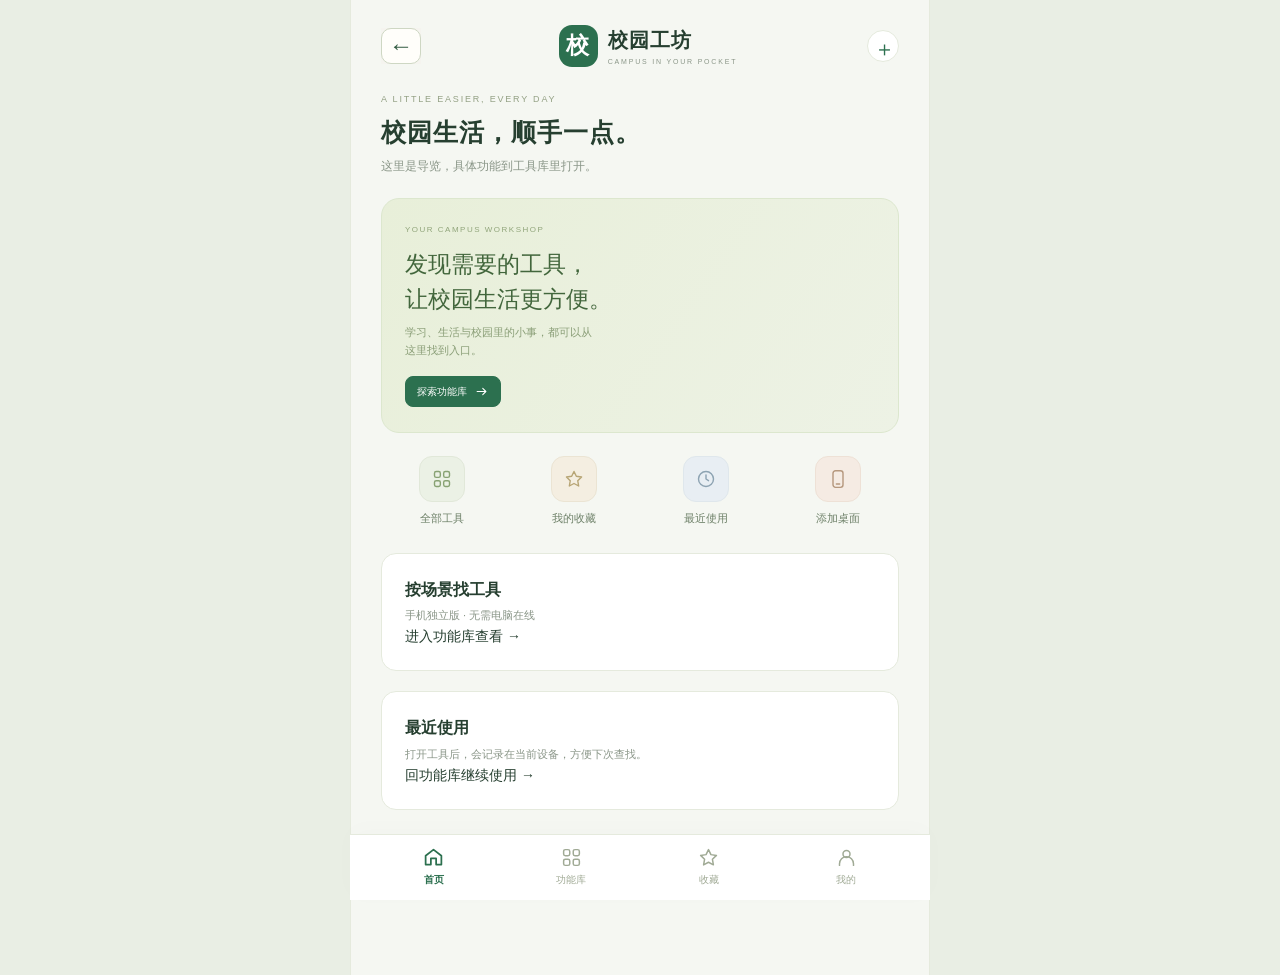
<file: index.html>
<!doctype html><html lang="zh-CN"><head><meta charset="utf-8"><meta name="viewport" content="width=device-width,initial-scale=1,viewport-fit=cover"><meta name="theme-color" content="#f5f7f2"><meta name="apple-mobile-web-app-capable" content="yes"><meta name="apple-mobile-web-app-status-bar-style" content="default"><meta name="apple-mobile-web-app-title" content="校园工坊"><title>校园工坊 · 随身工具箱</title><link rel="manifest" href="manifest.webmanifest"><link rel="icon" href="icon.svg" type="image/svg+xml"><link rel="apple-touch-icon" href="icon-192.png"><link rel="stylesheet" href="style.css"></head><body><div class="app-shell"><header class="header"><a class="brand" href="#home"><span class="logo">校</span><span>校园工坊<small>CAMPUS IN YOUR POCKET</small></span></a><button id="install-top" class="icon-button" aria-label="安装到手机桌面">＋</button></header><main id="main"><div class="empty">正在打开你的校园工具箱…</div></main><nav id="nav" class="bottom-nav" aria-label="手机主导航"></nav><div id="connection" class="connection" hidden>当前离线，已安装的工具与手机记录仍可使用。<button id="retry">重新连接</button></div></div><dialog id="dialog"><div id="dialog-content"></div></dialog><div id="toast" role="status" aria-live="polite"></div><script src="device-store.js"></script><script src="device-ui.js"></script><script src="updates.js"></script><script src="app.js"></script><script src="tool-navigation.js"></script></body></html>
</file>
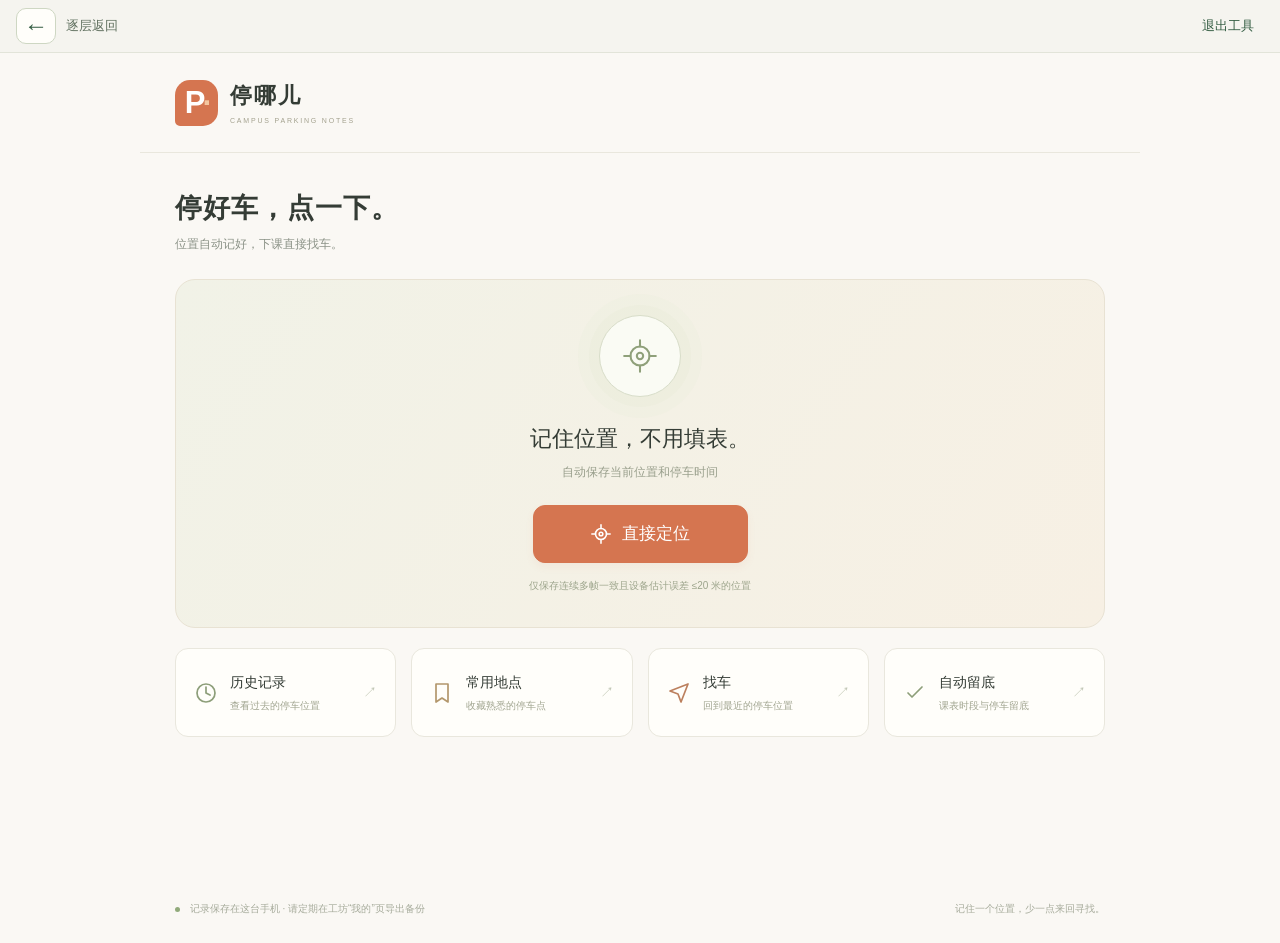
<file: tools/49671506-9784-4543-922e-c10ccb89ce3d/index.html>
<!doctype html>
<html lang="zh-CN">
<head><meta charset="utf-8"><meta name="viewport" content="width=device-width,initial-scale=1"><meta name="theme-color" content="#faf8f4"><title>停哪儿 · 记住停车的地方</title><link rel="icon" href="icon.svg" type="image/svg+xml"><link rel="stylesheet" href="style.css"><link rel="stylesheet" href="simple.css"></head>
<body>
  <header class="header"><a class="brand" href="#parking"><span class="logo">P<span>·</span></span><span>停哪儿<small>CAMPUS PARKING NOTES</small></span></a><a id="workspace-link" class="back" href="http://127.0.0.1:4173" target="_blank" rel="noopener noreferrer">校园工坊 ↗</a></header>
  <main id="app"><div class="loading">正在读取这台手机上的停车记录…</div></main>
  <footer><span><i></i> 记录保存在这台手机 · 请定期在工坊“我的”页导出备份</span><span>记住一个位置，少一点来回寻找。</span></footer>
  <dialog id="dialog"><div id="dialog-body"></div></dialog><div id="toast" role="status" aria-live="polite"></div>
  <script src="../../device-store.js"></script><script src="../../updates.js"></script><script src="precise-location.js"></script>
  <script src="nav-links.js"></script>
  <script src="parking-simple.js"></script>
<script src="../../tool-navigation.js" data-campus-tool="parking"></script></body></html>
</file>
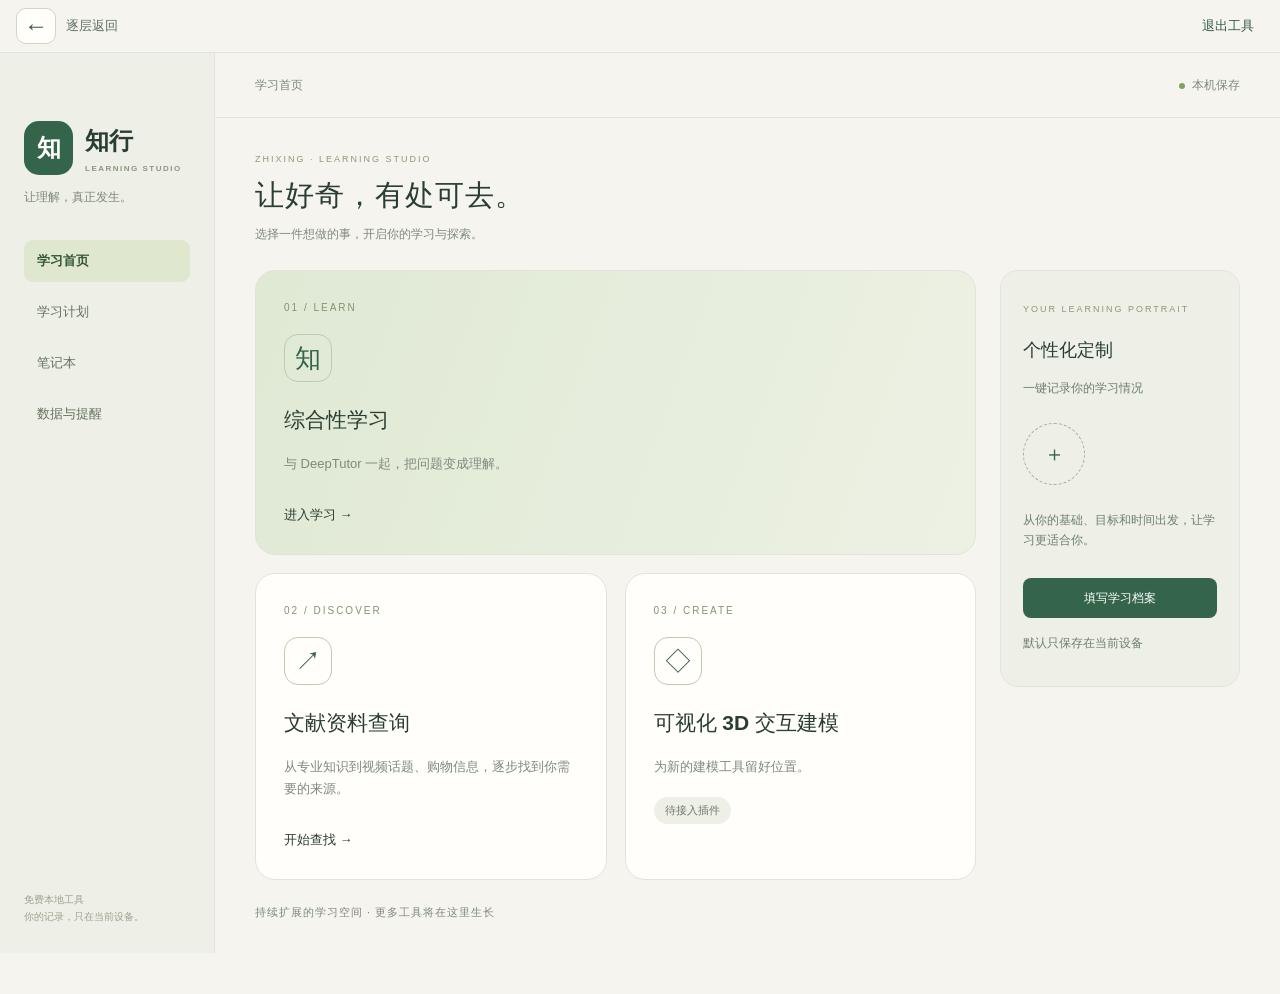
<file: tools/7b219651-1df9-4b6f-a7b9-105746cc5182/index.html>
<!doctype html>
<html lang="zh-CN"><head><meta charset="utf-8"><meta name="viewport" content="width=device-width,initial-scale=1"><meta name="theme-color" content="#f5f4ef"><title>知行 · 学习中心</title><link rel="stylesheet" href="style.css"><link rel="stylesheet" href="hub.css"></head>
<body><div class="layout"><aside class="sidebar"><a id="workshop-back" class="back" href="/">← 校园工坊</a><a href="#home" class="brand"><span>知</span><div>知行<small>LEARNING STUDIO</small></div></a><p class="side-label">让理解，真正发生。</p><nav id="nav" aria-label="学习导航"></nav><div class="side-foot">免费本地工具<br>你的记录，只在当前设备。</div></aside><main><header class="top"><span id="crumb">学习中心</span><span class="local-dot">本机保存</span></header><div id="main"><div class="empty">正在打开学习空间…</div></div></main></div><dialog id="dialog"><div id="dialog-content"></div></dialog><div id="toast" role="status" aria-live="polite"></div><input id="import-file" type="file" accept=".txt,.md,.pdf,.png,.jpg,.jpeg,.webp" hidden><input id="backup-file" type="file" accept=".json,application/json" hidden><script src="core.js"></script><script src="courses.js"></script><script src="photo-core.js"></script><script src="store.js"></script><script src="visuals.js"></script><script src="photo-model.js"></script><script src="hub-core.js"></script><script src="hub.js"></script><script src="app.js"></script><script src="../../tool-navigation.js" data-campus-tool="study"></script><script src="../../updates.js"></script></body></html>
</file>
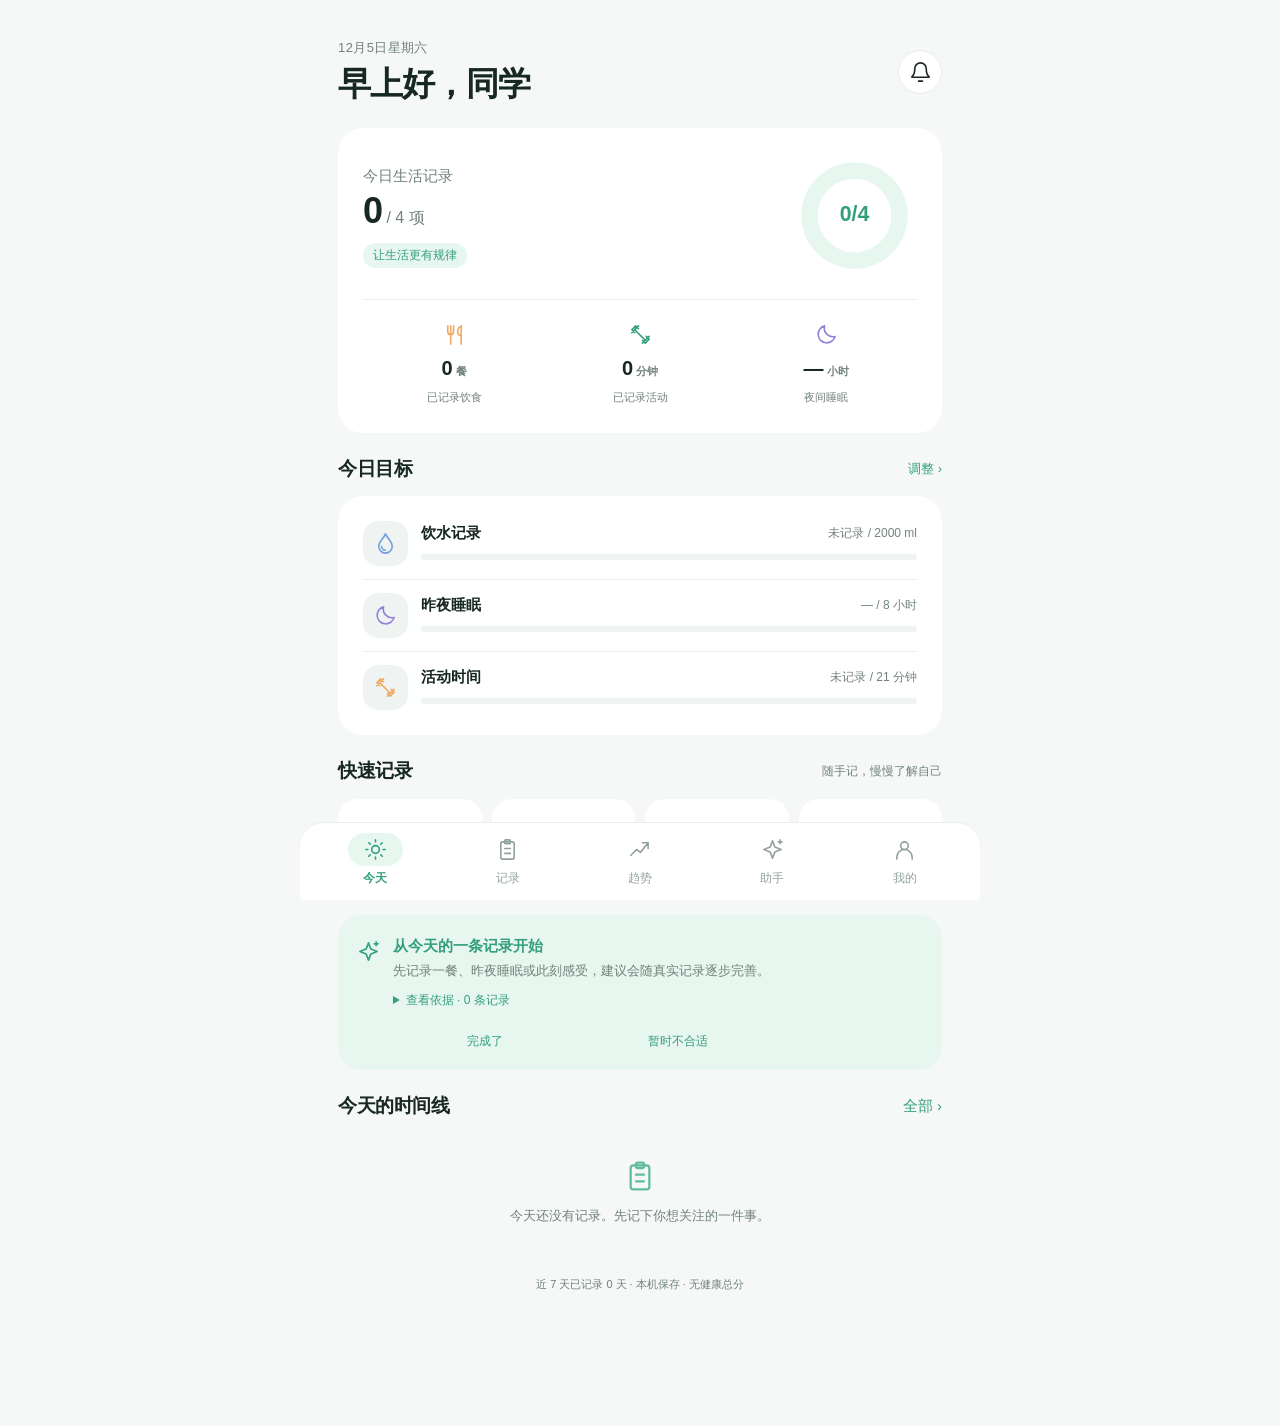
<file: tools/c96f9319-90de-4f3c-87a1-6e941cd65a23/index.html>
<!doctype html>
<html lang="zh-CN"><head><meta charset="utf-8"><meta name="viewport" content="width=device-width,initial-scale=1,viewport-fit=cover"><meta name="theme-color" content="#f5f8f7"><title>个人健康 · 校园工坊</title><link rel="stylesheet" href="style.css"></head>
<body><div class="app"><header id="header"></header><main id="main" tabindex="-1"><p class="empty">正在打开你的健康档案…</p></main><nav id="nav" aria-label="健康导航"></nav></div><dialog id="dialog"><div id="dialog-body"></div></dialog><div id="toast" role="status" aria-live="polite"></div><input type="file" id="restore-file" accept="application/json,.json" hidden><script src="core.js"></script><script src="store.js"></script><script src="app.js"></script><script src="../../tool-navigation.js"></script><script src="../../updates.js"></script></body></html>
</file>
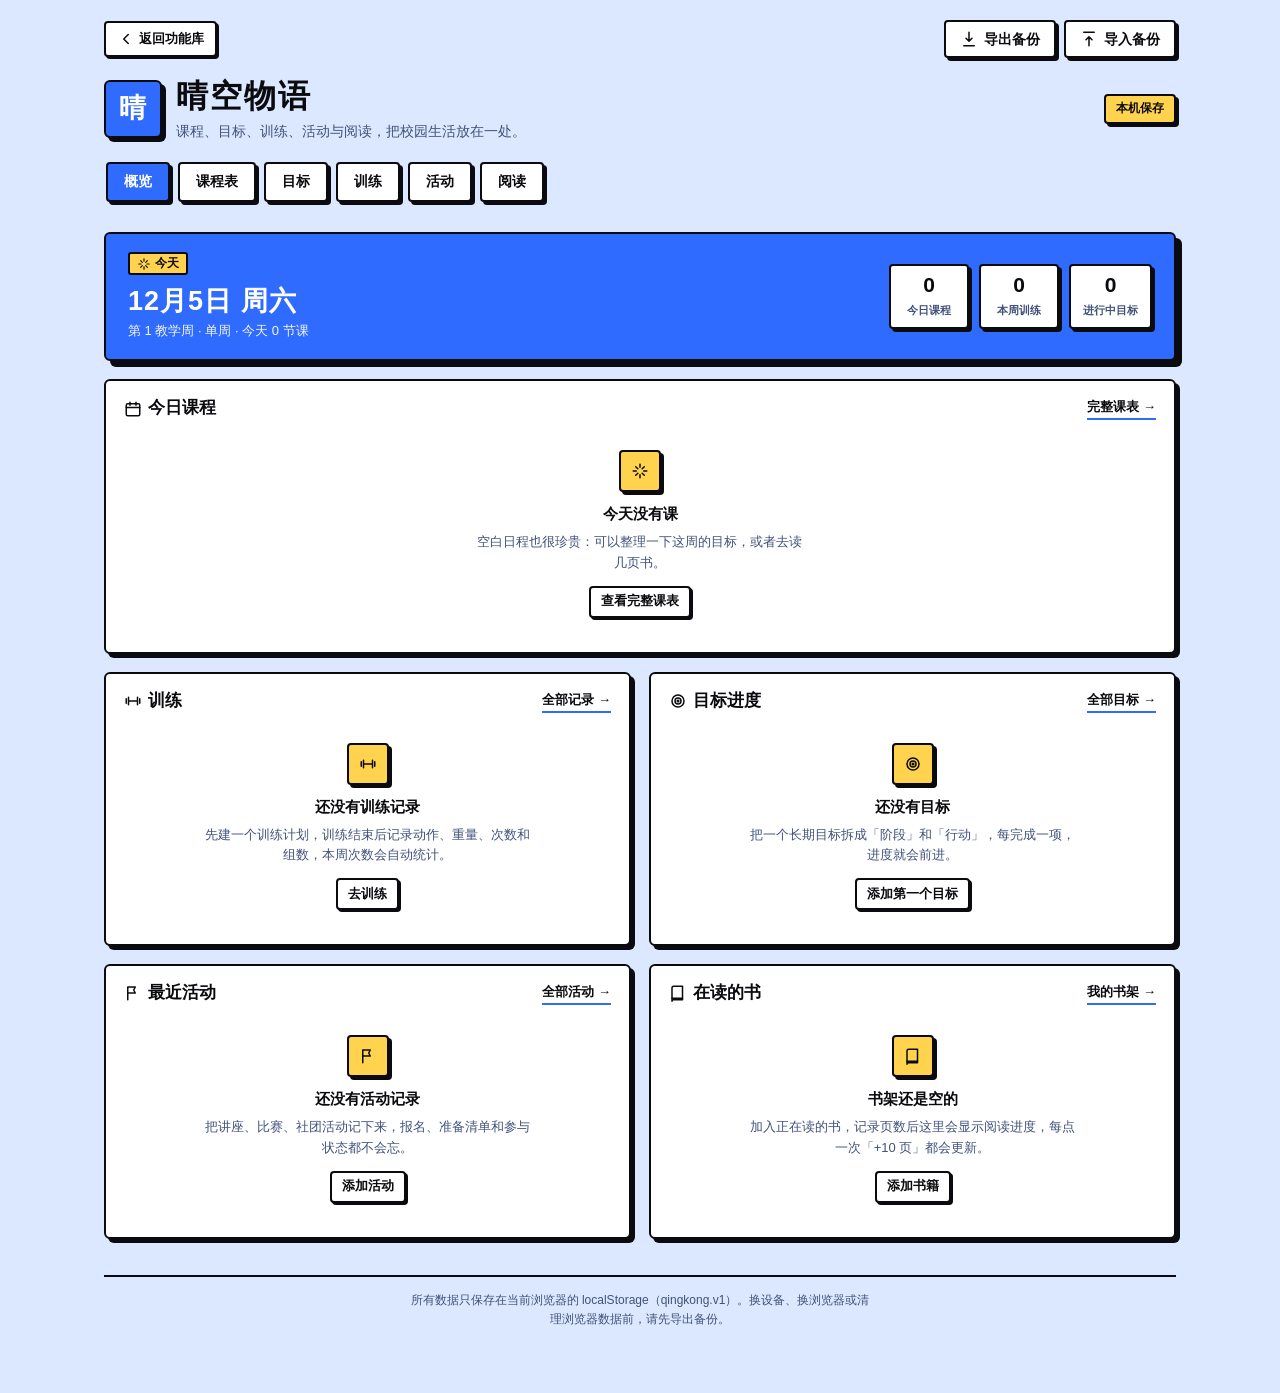
<file: tools/fa6e1ce9-04d5-4f64-bf08-6d2a4123880d/index.html>
<!doctype html>
<html lang="zh-CN">
<head>
<meta charset="utf-8">
<meta name="viewport" content="width=device-width, initial-scale=1, viewport-fit=cover">
<meta name="theme-color" content="#DCE8FF">
<title>晴空物语 · 校园工坊</title>
<link rel="icon" href="../../icon.svg" type="image/svg+xml">
<link rel="stylesheet" href="style.css">
</head>
<body>
<div class="page">
  <header class="topbar">
    <div class="topbar-row">
      <a class="back" href="../../#library" aria-label="返回校园工坊功能库">
        <svg class="icon" viewBox="0 0 24 24" aria-hidden="true" focusable="false"><path d="M15 18l-6-6 6-6"/></svg>
        <span>返回功能库</span>
      </a>
      <div class="top-actions">
        <button type="button" class="btn" data-action="export-data" aria-label="导出全部数据为 JSON 备份">
          <svg class="icon" viewBox="0 0 24 24" aria-hidden="true" focusable="false"><path d="M12 3v12m0 0l-4-4m4 4l4-4M5 21h14"/></svg>
          <span>导出备份</span>
        </button>
        <button type="button" class="btn" data-action="import-data" aria-label="从 JSON 备份导入数据">
          <svg class="icon" viewBox="0 0 24 24" aria-hidden="true" focusable="false"><path d="M12 21V9m0 0l-4 4m4-4l4 4M5 3h14"/></svg>
          <span>导入备份</span>
        </button>
      </div>
    </div>
    <div class="brand">
      <span class="logo" aria-hidden="true">晴</span>
      <div class="brand-text">
        <h1>晴空物语</h1>
        <p>课程、目标、训练、活动与阅读，把校园生活放在一处。</p>
      </div>
      <span class="local-badge">本机保存</span>
    </div>
  </header>

  <nav class="tabs" id="tabs" aria-label="晴空物语功能页签">
    <a href="#overview" class="tab" data-tab="overview">概览</a>
    <a href="#courses" class="tab" data-tab="courses">课程表</a>
    <a href="#goals" class="tab" data-tab="goals">目标</a>
    <a href="#workouts" class="tab" data-tab="workouts">训练</a>
    <a href="#activities" class="tab" data-tab="activities">活动</a>
    <a href="#reading" class="tab" data-tab="reading">阅读</a>
  </nav>

  <div id="data-warning" hidden></div>

  <main id="main" tabindex="-1">
    <p class="loading">正在打开晴空物语…</p>
  </main>

  <footer class="foot">
    <p>所有数据只保存在当前浏览器的 localStorage（qingkong.v1）。换设备、换浏览器或清理浏览器数据前，请先导出备份。</p>
  </footer>
</div>

<dialog id="dialog" aria-labelledby="dialog-title">
  <div class="dialog-head">
    <h2 id="dialog-title">编辑</h2>
    <button type="button" class="icon-btn" data-action="close-dialog" aria-label="关闭弹窗">
      <svg class="icon" viewBox="0 0 24 24" aria-hidden="true" focusable="false"><path d="M6 6l12 12M18 6L6 18"/></svg>
    </button>
  </div>
  <div class="dialog-body" id="dialog-body"></div>
</dialog>

<div id="toast" class="toast" role="status" aria-live="polite" hidden></div>
<input type="file" id="import-file" accept=".json,application/json" hidden>

<script src="app.js"></script>
<script src="../../updates.js"></script></body>
</html>
</file>
<file: style.css>
:root{--bg:#f5f7f2;--card:#fff;--ink:#263f30;--muted:#8a9688;--line:#e5eadd;--green:#2c704f;--tint:#eaf0e0;--shadow:0 8px 24px #28432908}*{box-sizing:border-box}html{scroll-behavior:smooth}body{margin:0;background:var(--bg);color:var(--ink);font:14px/1.6 "Segoe UI","Microsoft YaHei",sans-serif}button,input,select{font:inherit}a{color:inherit;text-decoration:none}button{cursor:pointer}button:disabled{opacity:.55;cursor:wait}button:focus-visible,a:focus-visible{outline:3px solid #a7c98c;outline-offset:3px}.app-shell{max-width:580px;margin:auto;min-height:100dvh}.header{padding:24px 24px 17px;display:flex;align-items:center;justify-content:space-between;gap:20px}.brand{display:flex;align-items:center;gap:10px;font-size:20px;font-weight:650;letter-spacing:1px}.brand small{display:block;font-size:7px;letter-spacing:1.8px;color:var(--muted);font-weight:400}.logo{background:var(--green);color:#fff;display:inline-grid;place-items:center;width:39px;height:42px;border-radius:13px;font-size:23px;flex-shrink:0}.icon-button{border:1px solid var(--line);background:var(--card);border-radius:50%;height:32px;width:32px;color:var(--green);font-size:21px}main{padding:8px 24px 120px}.eyebrow{font-size:9px;color:#94a185;letter-spacing:1.8px}.greeting{font-size:25px;font-weight:600;letter-spacing:1px;margin:7px 0 6px;line-height:1.5}.subtitle{font-size:12px;color:var(--muted);margin:0 0 22px}.hero{padding:25px 23px;border:1px solid #dce7ce;background:linear-gradient(125deg,#e8efd9,#edf2e5);border-radius:18px;position:relative;overflow:hidden;min-height:193px}.hero .eyebrow{font-size:8px;letter-spacing:1.5px;color:#91a57b}.hero h2{font-size:23px;font-weight:550;line-height:1.5;margin:10px 0 8px;color:#42663c;position:relative;z-index:1}.hero p{font-size:11px;color:#8a9e77;max-width:190px;margin:0 0 17px;position:relative;z-index:1}.hero .button{position:relative;z-index:1}.hero-art{position:absolute;right:-8px;bottom:25px;transform:rotate(-12deg);width:130px;height:125px}.hero-art:before{content:"";position:absolute;inset:0;border:1px dashed #c6d6b0;border-radius:50%}.art-window{position:absolute;left:18px;top:20px;width:95px;height:80px;border:1px solid #c1d3a8;border-radius:10px;background:#f8fbef;box-shadow:0 9px 15px #657b5020;padding:12px;color:#8fa672;font:25px/1.4 monospace}.art-window:after{content:"";display:block;background:#dce8c9;height:5px;width:50px;border-radius:3px;margin-top:5px}.art-leaf{position:absolute;bottom:-1px;right:0;width:37px;height:37px;border-radius:10px;background:#dce8c3;border:1px solid #c4d6a6;display:grid;place-items:center;color:#8ba163;transform:rotate(20deg)}.button{display:inline-flex;gap:7px;align-items:center;justify-content:center;border:1px solid var(--line);padding:10px 14px;background:var(--card);border-radius:8px;color:var(--green);font-size:12px;line-height:1.5}.button.primary{background:var(--green);border-color:var(--green);color:white}.button.small{padding:7px 11px;font-size:10px}.button.ghost{background:transparent;border-color:transparent}.icon{width:20px;height:20px;fill:none;stroke:currentColor;stroke-width:1.7;stroke-linecap:round;stroke-linejoin:round;flex-shrink:0}.button .icon{width:15px;height:15px}.shortcuts{display:grid;grid-template-columns:repeat(4,1fr);gap:9px;margin:23px 0 25px}.shortcut{text-align:center;display:block;font-size:11px;color:#6d8068}.shortcut .tile{display:grid;place-items:center;width:46px;height:46px;margin:0 auto 8px;border-radius:13px;border:1px solid #e1e8d9;background:#ebf1e5;color:#88a273}.shortcut:nth-child(2) .tile{background:#f4eee1;color:#b7a575;border-color:#ebe4d3}.shortcut:nth-child(3) .tile{background:#e8eef3;color:#8da3b2;border-color:#dfe7ec}.shortcut:nth-child(4) .tile{background:#f5ebe3;color:#b6987e;border-color:#eee1d6}.section-head{display:flex;justify-content:space-between;align-items:center;gap:15px;margin:25px 0 13px}.section-head h2{margin:0;font-size:15px;font-weight:600;display:flex;gap:8px;align-items:center}.section-head>a{font-size:10px;color:#93a284}.section-head .icon{width:16px;height:16px;color:#98aa88}.tool{border:1px solid var(--line);border-radius:13px;background:var(--card);padding:18px;margin-bottom:12px;box-shadow:var(--shadow)}.tool-top{display:flex;gap:13px;align-items:flex-start}.tool-icon{width:43px;height:43px;display:grid;place-items:center;background:#edf3e7;color:#819d68;border-radius:12px;flex-shrink:0}.tool-icon.parking{background:#f8ece0;color:#c89265}.tool-icon .letter{font-size:25px;font-weight:600;font-family:Georgia,serif}.tool-info{flex:1;min-width:0}.tool h3{font-size:15px;font-weight:600;line-height:1.5;margin:0 0 5px;overflow-wrap:anywhere}.tool p{font-size:11px;color:var(--muted);margin:0;line-height:1.8;overflow-wrap:anywhere}.star{border:0;background:none;padding:3px;color:#c3ccb9;flex-shrink:0}.star.on{color:#c1a35d}.star.on .icon{fill:#efe3b2}.tool-bottom{margin-top:15px;padding-top:12px;border-top:1px solid var(--line);display:flex;align-items:center;justify-content:space-between;gap:15px}.tag{font-size:9px;padding:3px 7px;background:var(--bg);border:1px solid var(--line);border-radius:4px;color:#99a38e}.tags{display:flex;gap:5px;flex-wrap:wrap}.empty{padding:35px 22px;border:1px dashed #d9e3cd;background:var(--card);border-radius:13px;text-align:center;color:var(--muted);font-size:12px;line-height:1.9}.empty .icon{width:30px;height:30px;color:#b3c3a2}.empty strong{display:block;font-weight:500;color:#7d9270;font-size:13px;margin:8px 0}.empty p{margin:5px 0 16px;font-size:11px}.empty .button{margin:0 4px}.bottom-nav{position:fixed;bottom:0;left:50%;transform:translateX(-50%);width:min(100%,580px);background:var(--card);border-top:1px solid var(--line);display:grid;grid-template-columns:repeat(4,1fr);padding:12px 15px calc(12px + env(safe-area-inset-bottom));z-index:8;box-shadow:0 -5px 25px #283b2004}.bottom-nav a{font-size:10px;text-align:center;color:#a0aa95;display:flex;align-items:center;gap:4px;flex-direction:column}.bottom-nav a.active{color:var(--green);font-weight:600}.bottom-nav a.active .icon{stroke-width:2}.bottom-nav .icon{width:21px;height:21px}.search{display:flex;gap:9px;align-items:center;background:var(--card);border:1px solid var(--line);border-radius:10px;padding:11px 13px;margin:19px 0 15px;color:#9bac8c}.search .icon{width:17px;height:17px}.search input{border:0;outline:0;width:100%;background:transparent;color:var(--ink);font-size:12px}.chips{display:flex;gap:8px;overflow:auto;padding:0 0 8px;scrollbar-width:none}.chip{border:1px solid var(--line);border-radius:20px;background:transparent;padding:6px 12px;font-size:11px;color:#99a58e;white-space:nowrap}.chip.active{color:var(--green);border-color:#cbdcba;background:#e9f0df}.catalog-count{font-size:10px;color:#a1ae94;margin:14px 0}.profile{border:1px solid var(--line);background:var(--card);border-radius:15px;padding:23px;display:flex;gap:14px;align-items:center;margin-top:20px}.avatar{width:48px;height:48px;background:#e8eddb;color:#8c9e74;display:grid;place-items:center;border-radius:50%;font-size:20px}.profile h2{font-size:16px;font-weight:600;margin:0 0 5px}.profile p{font-size:11px;color:var(--muted);margin:0}.stats{display:grid;grid-template-columns:1fr 1fr;gap:12px;margin:15px 0 22px}.stat{text-align:center;border:1px solid var(--line);background:var(--card);border-radius:11px;padding:17px}.stat strong{font-size:23px;font-weight:600;display:block;color:#6c865a}.stat span{color:var(--muted);font-size:10px}.settings{border:1px solid var(--line);background:var(--card);border-radius:13px;padding:0 17px}.setting{padding:16px 0;display:flex;align-items:center;gap:10px;border-bottom:1px solid var(--line)}.setting:last-child{border:0}.setting .icon{color:#a2b18c;width:18px;height:18px}.setting span{flex:1;font-size:12px}.setting small{font-size:10px;color:var(--muted)}.setting button{border:1px solid var(--line);background:var(--bg);border-radius:6px;color:var(--green);padding:5px 9px;font-size:10px}.note{font-size:10px;color:#9daa91;line-height:1.9;margin:19px 5px}.connection{position:fixed;bottom:85px;left:50%;transform:translateX(-50%);width:min(90%,520px);border:1px solid #e9d5b4;background:#fff8e8;color:#a0875a;border-radius:9px;padding:11px 15px;font-size:11px;z-index:10}.connection button{border:0;background:none;color:#846c42;text-decoration:underline}dialog{border:1px solid var(--line);border-radius:16px;background:var(--card);color:var(--ink);padding:25px;width:390px;max-width:calc(100vw - 30px);max-height:85vh;box-shadow:0 20px 60px #17332225}dialog::backdrop{background:#273b3255;backdrop-filter:blur(3px)}.dialog-head{display:flex;justify-content:space-between;align-items:center;margin-bottom:17px}.dialog-head h2{font-size:17px;margin:0}.close{border:0;background:var(--bg);color:var(--muted);border-radius:50%;width:28px;height:28px;font-size:18px}.dialog-copy{font-size:12px;color:var(--muted);line-height:2}.dialog-copy ol{padding-left:22px}.dialog-copy li{margin:9px 0}.dialog-copy strong{color:var(--ink);font-weight:500}#toast{position:fixed;bottom:100px;left:50%;transform:translate(-50%,12px);background:#345a3e;color:white;padding:11px 18px;border-radius:9px;max-width:85%;font-size:12px;opacity:0;pointer-events:none;z-index:30;transition:.2s}#toast.show{opacity:1;transform:translate(-50%,0)}#toast.error{background:#ad6f4d}.offline{max-width:440px;margin:12vh auto;text-align:center;padding:30px}.offline h1{font-size:23px}.offline p{color:var(--muted);font-size:13px;line-height:2}.app-footer{font-size:9px;text-align:center;color:#a8b59c;letter-spacing:.4px;margin:27px 0 4px}.dark{--bg:#202b23;--card:#28372c;--ink:#dbe6d1;--muted:#94a88a;--line:#3b4c36;--green:#8eaf70;--tint:#34472e}.dark .hero{background:linear-gradient(125deg,#344a2c,#354531);border-color:#4e6340}.dark .hero h2{color:#d0e0b9}.dark .hero p{color:#a1b48d}.dark .button.primary{color:#1e3520}.dark .chip.active{background:#3a4f31;color:#c1d3ae}.dark .tool-icon{background:#3d5033}.dark .tool-icon.parking{background:#4d4232}.dark .empty{border-color:#4b603e}.dark .avatar{background:#3d5033;color:#bbd19e}.dark .hero-art{opacity:.65}.dark .shortcuts .tile{background:#374830;border-color:#485c40}.dark .stat strong{color:#abc28f}@media(min-width:700px){.app-shell{border-left:1px solid var(--line);border-right:1px solid var(--line);background:var(--bg)}body{background:#e9eee4}.dark body{background:#152219}main{padding-left:30px;padding-right:30px}.header{padding-left:30px;padding-right:30px}}@media(max-width:350px){main,.header{padding-left:17px;padding-right:17px}.hero{padding:22px 18px}.hero-art{opacity:.5;right:-20px}.greeting{font-size:23px}.hero h2{font-size:21px}}
:root .shortcut-button{border:0;background:none;padding:0;font-family:inherit;cursor:pointer}:root .stat-button{font-family:inherit;cursor:pointer;color:inherit}

.study-entry-form{display:flex;flex-direction:column;gap:10px;margin:15px 0}.study-entry-form input{width:100%;border:1px solid var(--line);padding:10px;border-radius:8px;background:var(--bg);color:var(--ink)}#study-entry{margin-bottom:22px}#study-entry h2{font-size:17px}#study-entry p{font-size:11px;color:var(--muted)}
</file>
<file: tools/49671506-9784-4543-922e-c10ccb89ce3d/style.css>
:root{--bg:#faf8f4;--paper:#fffefa;--ink:#343c35;--muted:#8b9287;--line:#e9e7dd;--orange:#d57550;--dark:#2f4b3c;--green:#eaf0e4;--soft:#f4eee3}*{box-sizing:border-box}body{margin:0;background:var(--bg);color:var(--ink);font:14px/1.65 "Segoe UI","Microsoft YaHei",sans-serif}button,input,select,textarea{font:inherit}a{color:inherit;text-decoration:none}button{cursor:pointer}button:disabled{opacity:.45;cursor:wait}button:focus-visible,a:focus-visible{outline:3px solid #dba784;outline-offset:4px}input:focus,select:focus,textarea:focus{outline:2px solid #dba784;outline-offset:1px}.icon{width:20px;height:20px;fill:none;stroke:currentColor;stroke-width:1.7;stroke-linecap:round;stroke-linejoin:round;flex-shrink:0}.header{height:100px;max-width:1200px;margin:auto;display:flex;align-items:center;justify-content:space-between;padding:0 35px;gap:28px;border-bottom:1px solid var(--line)}.brand{display:flex;gap:12px;align-items:center;font-size:22px;letter-spacing:2px;font-weight:650}.brand small{font-size:8px;letter-spacing:1.8px;display:block;color:#a3a18e;margin-top:1px;font-weight:500}.logo{display:block;width:43px;height:46px;border-radius:15px 15px 15px 5px;background:var(--orange);color:white;font-size:31px;line-height:46px;text-align:center;font-weight:700;letter-spacing:-3px}.logo span{color:#f3c6a0}nav{display:flex;gap:33px;align-self:stretch}nav a{font-size:13px;display:flex;align-items:center;position:relative;color:#919588}nav a.active{color:#b86b49;font-weight:600}nav a.active:after{content:"";height:3px;background:#cc855e;border-radius:3px;position:absolute;bottom:0;left:10px;right:10px}.back{font-size:11px;color:#9a9f91}main{max-width:1200px;margin:auto;padding:38px 35px 20px;min-height:calc(100vh - 177px)}.page-head{display:flex;justify-content:space-between;align-items:center;gap:25px;margin-bottom:30px}.eyebrow{font-size:9px;letter-spacing:2px;color:#a59b82;margin-bottom:8px}.page-head h1{font-size:28px;line-height:1.5;letter-spacing:1px;font-weight:600;margin:0 0 6px}.page-head p{font-size:12px;color:var(--muted);margin:0}.btn{display:inline-flex;gap:8px;align-items:center;justify-content:center;padding:11px 17px;border:1px solid #dedfd2;background:var(--paper);color:#6b7864;border-radius:8px;line-height:1.5;font-size:12px;transition:.15s}.btn:hover{border-color:#aaba9c;background:#f3f5ed}.btn.primary{background:var(--orange);border-color:var(--orange);color:white;box-shadow:0 4px 8px #d5755012}.btn.primary:hover{background:#bb6341}.btn.green{background:var(--dark);border-color:var(--dark);color:#fff}.btn.small{font-size:11px;padding:7px 11px}.btn.danger{color:#bb715d;border-color:#e7ccc0}.btn.ghost{border-color:transparent;background:transparent}.btn svg{width:16px;height:16px}.actions{display:flex;gap:10px;align-items:center;flex-wrap:wrap}.layout{display:grid;grid-template-columns:minmax(0,1.8fr) minmax(270px,1fr);gap:23px}.parking-panel{border:1px solid var(--line);background:var(--paper);border-radius:15px;overflow:hidden}.panel-top{padding:21px 26px;display:flex;align-items:center;justify-content:space-between;border-bottom:1px solid var(--line);font-size:12px}.panel-label{display:flex;align-items:center;gap:8px;color:#7d8d74}.panel-label .icon{width:18px;height:18px}.badge{background:var(--green);color:#7d9569;padding:4px 9px;border-radius:5px;font-size:10px}.badge.idle{background:#f1eee5;color:#a2977c}.parking-empty{text-align:center;padding:29px 25px 32px}.parking-empty h2{font-size:19px;font-weight:500;letter-spacing:.5px;margin:11px 0 9px}.parking-empty p{font-size:12px;line-height:1.9;color:#939989;margin:0 0 22px}.parking-empty .actions{justify-content:center}.parking-art{height:155px;width:260px;position:relative;margin:0 auto}.art-orbit{border:1px dashed #e2dfcf;border-radius:50%;width:140px;height:140px;position:absolute;left:60px;top:5px;background:radial-gradient(ellipse,#f4f0e5,transparent 70%)}.art-ground{position:absolute;height:1px;width:220px;background:#e8e4d4;bottom:30px;left:20px;transform:rotate(-4deg)}.art-bike{position:absolute;bottom:24px;left:32px;width:140px;height:90px;color:#8b9c77;transform:rotate(-4deg);stroke-width:1.5}.art-sign{position:absolute;right:46px;top:26px;color:white;background:#d7a771;border:4px solid #f0e8d7;width:48px;height:53px;font-size:30px;border-radius:8px;font-weight:600;transform:rotate(9deg);line-height:43px;box-shadow:0 7px 15px #c4b49720}.art-sign:after{content:"";position:absolute;width:3px;height:35px;top:49px;left:19px;background:#c8c9ac}.art-leaf{position:absolute;right:32px;bottom:24px;color:#a4b88b;transform:rotate(-25deg);width:31px;height:31px}.tip-bar{background:#f4f4e9;color:#969d7c;font-size:11px;line-height:1.8;padding:14px 23px;display:flex;gap:9px;align-items:flex-start;border-top:1px solid var(--line)}.tip-bar .icon{width:16px;height:16px;margin-top:2px}.side-card{padding:23px;background:#f0f1e7;border:1px solid #e5e7d8;border-radius:13px}.side-card h2{font-size:14px;font-weight:600;margin:0 0 19px;display:flex;align-items:center;gap:8px}.side-card h2 .icon{width:17px;height:17px;color:#9aab83}.step{display:flex;align-items:flex-start;gap:13px;margin:0 0 19px}.step:last-child{margin-bottom:0}.step-number{width:24px;height:24px;border-radius:50%;background:#e4e8d7;color:#929e78;font:11px/24px Georgia;text-align:center;flex-shrink:0;margin-top:2px}.step h3{font-size:12px;font-weight:500;margin:0 0 3px}.step p{font-size:11px;line-height:1.8;color:#9b9f8d;margin:0}.privacy{font-size:11px;line-height:1.9;color:#9a9f8d;padding:19px 5px;display:flex;gap:10px}.privacy .icon{width:17px;height:17px;margin-top:2px;flex-shrink:0}.privacy p{margin:0}.bottom-section{margin-top:30px}.section-title{display:flex;justify-content:space-between;align-items:center;gap:15px;margin-bottom:16px}.section-title h2{display:flex;gap:8px;align-items:center;font-size:14px;font-weight:600;margin:0}.section-title h2 .icon{width:17px;height:17px;color:#97a18c}.text-link{font-size:11px;color:#98a08d}.history-empty{padding:29px 20px;text-align:center;background:var(--paper);border:1px dashed #dfe2d1;border-radius:11px;color:#a4aa98;font-size:12px}.history-list{display:grid;gap:12px}.history-item{display:flex;gap:17px;align-items:center;background:var(--paper);border:1px solid var(--line);border-radius:10px;padding:17px 20px}.location-icon{width:39px;height:39px;background:#f4eee1;color:#b99a6e;display:grid;place-items:center;border-radius:10px;flex-shrink:0}.grow{flex:1;min-width:0}.history-item h3{font-size:13px;font-weight:500;margin:0 0 4px;overflow-wrap:anywhere}.history-item p{font-size:11px;color:var(--muted);margin:0}.history-item time{font-size:11px;color:#a0a390}.vehicle-filter{display:flex;gap:8px;flex-wrap:wrap;margin:0 0 22px}.chip{padding:7px 13px;font-size:11px;background:transparent;border:1px solid var(--line);border-radius:20px;color:#9a9d8e}.chip.active{background:#eaf0e3;border-color:#dbe4cf;color:#798b66}.current{padding:25px 28px 28px}.current h2{font-size:25px;font-weight:550;margin:8px 0 12px;letter-spacing:.5px;overflow-wrap:anywhere}.car-tag{font-size:11px;color:#ae9473;display:inline-flex;gap:6px;align-items:center;background:#f6f0e4;border-radius:5px;padding:4px 9px}.car-tag .icon{width:15px;height:15px}.landmark{white-space:pre-wrap;overflow-wrap:anywhere;color:#7c8774;font-size:13px;line-height:1.9;margin:10px 0 17px}.current-meta{display:flex;flex-wrap:wrap;gap:8px 15px;font-size:11px;color:#9ba28e;margin-bottom:21px}.current-meta span{display:inline-flex;align-items:center;gap:5px}.current-meta .icon{width:14px;height:14px}.current-photo{display:block;width:100%;max-height:240px;object-fit:contain;border-radius:9px;border:1px solid var(--line);background:#f5f1e8;margin:15px 0 20px}.current .actions{margin-top:18px}.current-secondary{margin-top:18px;padding-top:17px;border-top:1px solid var(--line);display:flex;justify-content:space-between;gap:10px}.secondary-actions{display:flex;gap:8px}.subtle{font-size:11px;color:var(--muted)}.position-note{font-size:11px;color:#aa956e;line-height:1.8;margin:12px 0}.reference{border:1px solid #e1e6d4;border-radius:9px;background:#eef3e5;padding:17px;margin-top:15px}.reference h3{font-size:12px;font-weight:500;margin:0 0 9px;color:#72845d}.reference p{font-size:11px;margin:5px 0;color:#8c9b7c}.distance{font-size:23px;font-weight:600;color:#647d50;margin:0 7px 0 0}.place-grid{display:grid;grid-template-columns:repeat(3,minmax(0,1fr));gap:18px}.place{background:var(--paper);border:1px solid var(--line);border-radius:11px;padding:21px;min-width:0}.place h3{font-size:16px;margin:12px 0 6px;overflow-wrap:anywhere}.place p{font-size:12px;color:var(--muted);white-space:pre-wrap;overflow-wrap:anywhere}.place .actions{margin-top:19px}.full-empty{padding:70px 25px;text-align:center;background:var(--paper);border:1px solid var(--line);border-radius:12px}.full-empty>.icon{width:43px;height:43px;color:#b4ba9e}.full-empty h2{font-size:18px;font-weight:500;margin:13px 0 8px}.full-empty p{font-size:12px;color:var(--muted);margin:0 auto 20px;max-width:410px}.full-empty .actions{justify-content:center}.notice{background:#f4f0e3;border:1px solid #e8e1cf;border-radius:8px;padding:13px 17px;font-size:11px;color:#aa9672;margin:0 0 20px;line-height:1.8}.toolbar{display:flex;gap:12px;align-items:center;margin-bottom:21px;flex-wrap:wrap}.toolbar input,.toolbar select{background:var(--paper);border:1px solid var(--line);border-radius:6px;padding:9px 12px;color:var(--ink);font-size:12px}.toolbar input{min-width:230px}.toolbar .count{margin-left:auto;font-size:11px;color:var(--muted)}.empty-small{text-align:center;padding:28px;color:var(--muted);font-size:12px}footer{max-width:1200px;margin:0 auto;display:flex;justify-content:space-between;gap:20px;color:#a6ab9b;font-size:10px;padding:25px 35px}footer i{width:5px;height:5px;border-radius:50%;display:inline-block;background:#91aa7b;margin-right:7px}dialog{padding:27px;border:1px solid var(--line);background:var(--paper);color:var(--ink);border-radius:14px;width:570px;max-width:calc(100vw - 30px);max-height:90vh;box-shadow:0 20px 90px #3c3a3020}dialog::backdrop{background:#343b3255;backdrop-filter:blur(3px)}.dialog-head{display:flex;justify-content:space-between;align-items:center;gap:20px;margin-bottom:20px}.dialog-head h2{font-size:19px;font-weight:550;margin:0}.close{background:#f4f1e8;color:#92967e;width:28px;height:28px;border:0;border-radius:50%;font-size:19px}.fields{display:grid;gap:16px}.field{display:flex;flex-direction:column;gap:6px;min-width:0}.field>span{font-size:12px;color:#77826a}.field input,.field select,.field textarea{width:100%;border:1px solid #e1e3d6;border-radius:7px;padding:10px 12px;background:var(--paper);color:var(--ink);font-size:12px}.field textarea{min-height:85px;resize:vertical;line-height:1.8}.field small{font-size:10px;color:#a2a58f}.row{display:grid;grid-template-columns:1fr 1fr;gap:14px}.coordinate-box{padding:15px;border:1px solid var(--line);border-radius:9px;background:#f9f8f2}.coordinate-head{display:flex;justify-content:space-between;align-items:center;gap:15px;font-size:12px;color:#89967a;margin-bottom:12px}.coordinate-box p{font-size:10px;color:#a0a68e;line-height:1.8;margin:9px 0 0}.form-actions{display:flex;justify-content:flex-end;gap:10px;margin-top:22px}.form-error{background:#fbede4;color:#b26f50;padding:11px 13px;border-radius:7px;font-size:11px;line-height:1.8;display:none}.form-error.show{display:block}.photo-preview{display:none;margin-top:7px}.photo-preview img{width:100%;max-height:140px;object-fit:contain;border-radius:7px;background:#f4f0e5}.photo-preview.show{display:block}.dialog-note{color:var(--muted);font-size:12px;line-height:1.9}.nav-choice{display:flex;align-items:flex-start;gap:14px;padding:17px;border:1px solid var(--line);border-radius:9px;margin:12px 0;background:#fcfbf5}.nav-choice h3{font-size:13px;margin:0 0 4px}.nav-choice p{font-size:11px;color:var(--muted);margin:0}.nav-choice>.icon{color:#a2ad8d}.nav-choice .btn{margin-top:12px}.delete-link{border:0;background:none;color:#b29c86;font-size:10px;padding:5px}.detail-grid{display:grid;grid-template-columns:100px 1fr;gap:11px;font-size:12px}.detail-grid dt{color:var(--muted)}.detail-grid dd{margin:0;overflow-wrap:anywhere;white-space:pre-wrap}.tools-note{font-size:11px;color:#aaa88f;line-height:1.8;margin:15px 0 0}#toast{position:fixed;bottom:30px;left:50%;transform:translate(-50%,15px);opacity:0;pointer-events:none;z-index:30;max-width:85vw;background:#40563d;color:#fffdf5;border-radius:8px;padding:12px 20px;font-size:12px;box-shadow:0 8px 25px #344a3520;transition:.2s}#toast.show{opacity:1;transform:translate(-50%,0)}#toast.error{background:#ad6a4c}.loading{text-align:center;color:var(--muted);padding:130px 25px}.small-caption{color:#a2a88f;font-size:10px}.file-actions{display:flex;gap:8px;align-items:center}.coordinate-error{color:#b27450!important}.form-saving{opacity:.6;pointer-events:none}.spacer{margin-top:22px}.tag-number{font-size:10px;border-radius:4px;padding:2px 7px;border:1px solid var(--line);color:#a2a88e;font-weight:400;margin-left:4px}
@media(max-width:1000px){.header,main,footer{padding-left:25px;padding-right:25px}.layout{grid-template-columns:1.6fr 1fr;gap:18px}.current{padding:22px}.place-grid{grid-template-columns:1fr 1fr}}@media(max-width:760px){.header{height:auto;padding-top:18px;padding-bottom:0;flex-wrap:wrap;gap:16px}.brand{font-size:20px}.back{margin-left:auto}nav{order:3;flex-basis:100%;gap:28px;height:45px}nav a{font-size:12px}.layout{grid-template-columns:1fr}.side-card{padding:20px}.step{margin-bottom:13px}.page-head h1{font-size:24px}.page-head{align-items:flex-start}.place-grid{grid-template-columns:1fr}footer span:last-child{display:none}.history-item{flex-wrap:wrap;gap:11px}.history-item>.actions{width:100%;justify-content:flex-end}.page-head p{font-size:11px}.page-head>.btn{padding:10px 12px}.current h2{font-size:23px}.toolbar input{min-width:150px;flex:1}.toolbar .count{display:none}.parking-empty{padding-top:22px}.row{gap:10px}main{padding-top:28px}}@media(max-width:480px){.header,main,footer{padding-left:18px;padding-right:18px}.page-head{flex-direction:column;gap:17px}.page-head>.btn{align-self:flex-start}.panel-top{padding:17px 20px}.current{padding:20px}.current-secondary{flex-wrap:wrap}.row{grid-template-columns:1fr}.coordinate-box .row{grid-template-columns:1fr 1fr}.place-grid{gap:12px}dialog{padding:21px}.actions{gap:8px}.btn{padding:10px 14px}.current .btn{font-size:11px}}
</file>
<file: tools/49671506-9784-4543-922e-c10ccb89ce3d/simple.css>
main{max-width:1000px;padding-top:35px}.page-head{margin-bottom:25px}.page-head h1{font-size:27px}.simple-hero{border:1px solid #e8e2d3;background:linear-gradient(125deg,#f1f2e7,#f7f0e4);border-radius:20px;text-align:center;padding:35px 22px 24px}.location-orbit{height:82px;width:82px;margin:0 auto 18px;border:1px solid #d8ddc9;background:#fafbf4;border-radius:50%;display:grid;place-items:center;box-shadow:0 0 0 10px #e4e8d550,0 0 0 21px #e4e8d530;color:#8fa07a}.location-orbit .icon{height:38px;width:38px;stroke-width:1.3}.simple-hero h2{font-size:22px;font-weight:550;margin:24px 0 5px}.simple-hero>p{font-size:12px;color:#999f8c;margin:0 0 23px}.locate-main{min-width:215px;padding:15px 25px;font-size:17px;border-radius:12px;gap:10px}.locate-main .icon{width:22px;height:22px}.simple-status{min-height:25px;font-size:10px;color:#9da58c;margin-top:15px}.simple-links{display:grid;grid-template-columns:repeat(3,minmax(0,1fr));gap:15px;margin:20px 0}.simple-links a{display:flex;align-items:center;gap:12px;background:var(--paper);border:1px solid var(--line);border-radius:13px;padding:22px 18px;transition:.15s}.simple-links a:hover{border-color:#b7c4a4;transform:translateY(-2px)}.simple-links a>.icon{color:#8d9e79;width:24px;height:24px}.simple-links a:nth-child(2)>.icon{color:#b3976c}.simple-links a:nth-child(3)>.icon{color:#bc805e}.simple-links span{font-size:14px}.simple-links small{display:block;font-size:10px;color:#a1a590;margin-top:4px}.simple-links b{font-size:14px;color:#c2c7b6;margin-left:auto;font-weight:400}.simple-current{display:flex;justify-content:space-between;align-items:center;gap:15px;border:1px solid var(--line);background:var(--paper);border-radius:12px;padding:20px 23px}.simple-current h3{font-size:15px;font-weight:500;margin:4px 0;overflow-wrap:anywhere}.simple-current p{font-size:11px;color:var(--muted);margin:0}.simple-find{max-width:760px;margin:auto}.simple-find .current h2{font-size:23px}.simple-find .current-secondary{margin-top:23px}footer{max-width:1000px}nav{gap:28px}.header{max-width:1000px}.header .brand small{font-size:7px}.simple-current>div{min-width:0}a[hidden]{display:none!important}
@media(max-width:760px){.simple-hero{padding:32px 18px 23px}.simple-links{gap:10px}.simple-links a{padding:18px 12px;gap:8px;flex-direction:column;align-items:flex-start;position:relative}.simple-links b{position:absolute;top:17px;right:12px}.simple-links span{font-size:13px}.simple-links small{font-size:9px}.simple-links a>.icon{width:22px;height:22px;margin-bottom:7px}.simple-current{padding:17px}.header nav{gap:28px}.page-head h1{font-size:24px}}
@media(max-width:400px){.simple-links small{font-size:8px}.simple-links a{padding:16px 10px}.header nav{gap:25px}.simple-hero h2{font-size:20px}.simple-current{flex-wrap:wrap}.simple-current .btn{margin-left:auto}}

.simple-links{grid-template-columns:repeat(4,minmax(0,1fr))}.automatic-info{width:44px;height:44px;border:1px solid currentColor;border-radius:50%;background:transparent;color:var(--muted);font-size:20px;cursor:pointer}.automatic-web{max-width:650px;margin:auto;padding:24px}.automatic-web h2{font-size:22px;line-height:1.5;margin:20px 0}.automatic-web .btn{white-space:normal}.header>.back{margin-left:auto}@media(max-width:760px){.simple-links{grid-template-columns:repeat(2,minmax(0,1fr))}.simple-links a{min-height:120px}.simple-links small{font-size:11px}.automatic-web{padding:20px}}
</file>
<file: tools/7b219651-1df9-4b6f-a7b9-105746cc5182/style.css>
:root{--bg:#f5f4ef;--card:#fffefa;--ink:#293d32;--muted:#7e897e;--line:#e2e4d9;--green:#34644a;--tint:#e8efde;--accent:#bd8858}*{box-sizing:border-box}body{margin:0;background:var(--bg);color:var(--ink);font:14px/1.7 "Segoe UI","Microsoft YaHei",sans-serif}button,input,textarea,select{font:inherit}a{color:var(--green);text-decoration:none}button,a,input,textarea,select{touch-action:manipulation}button{cursor:pointer}button:disabled{opacity:.5;cursor:wait}button:focus-visible,a:focus-visible,input:focus-visible,textarea:focus-visible,select:focus-visible{outline:3px solid #b7ca93;outline-offset:3px}.layout{display:grid;grid-template-columns:215px 1fr;min-height:100vh}.sidebar{position:sticky;top:0;height:100vh;border-right:1px solid var(--line);padding:28px 24px;background:#eeefe6;display:flex;flex-direction:column}.back{font-size:12px;color:var(--muted)}.brand{display:flex;gap:12px;align-items:center;color:var(--ink);font-size:24px;font-weight:600;margin:40px 0 5px}.brand>span{background:var(--green);color:#fff;border-radius:15px;width:49px;height:54px;display:grid;place-items:center}.brand small{display:block;font-size:8px;letter-spacing:1.5px;color:#8b9881}.side-label{font-size:12px;color:var(--muted);margin-bottom:32px}nav{display:flex;flex-direction:column;gap:9px}nav a{padding:10px 13px;color:#65735e;border-radius:9px;font-size:13px}nav a.active{background:#dfe7cf;color:#365738;font-weight:600}.side-foot{margin-top:auto;font-size:10px;color:#9ba38e}main{min-width:0}.top{height:65px;padding:0 40px;border-bottom:1px solid var(--line);display:flex;align-items:center;justify-content:space-between;font-size:12px;color:var(--muted)}.local-dot:before{content:'';display:inline-block;width:6px;height:6px;border-radius:50%;background:#81a35d;margin-right:7px}#main{padding:34px 40px 65px;max-width:1250px;margin:auto}.eyebrow{font-size:9px;letter-spacing:2px;color:#8b9b73}h1{font-size:29px;line-height:1.4;letter-spacing:1px;font-weight:550;margin:8px 0}h2{font-size:18px;font-weight:550;margin:0 0 12px}h3{font-size:15px;margin:0 0 7px}p{margin:7px 0}.subtitle,.note{color:var(--muted);font-size:12px}.page-head{margin-bottom:26px}.hero{position:relative;padding:30px;border-radius:20px;background:linear-gradient(120deg,#e4ecd5,#edf0e2);border:1px solid #dbe3cd;margin-bottom:25px}.hero h2{font-size:25px;line-height:1.6;max-width:600px}.hero p{color:#7d906c;font-size:12px}.need-box{display:flex;gap:10px;margin-top:20px;background:var(--card);padding:9px;border:1px solid #d7e1c8;border-radius:12px}.need-box textarea{border:0;background:transparent;flex:1;min-width:0;min-height:50px;resize:vertical;padding:9px;font-size:13px}.button,button.primary{border:0;border-radius:8px;background:var(--green);color:#fff;padding:10px 18px;display:inline-flex;align-items:center;justify-content:center;gap:7px;font-size:12px}.button.secondary,button.secondary{background:#edf0e5;border:1px solid var(--line);color:var(--green)}button.ghost{border:1px solid var(--line);border-radius:7px;background:transparent;color:var(--ink);padding:7px 12px;font-size:12px}.actions{display:flex;flex-wrap:wrap;gap:9px;align-items:center;margin-top:16px}.grid{display:grid;grid-template-columns:repeat(3,minmax(0,1fr));gap:16px}.two{display:grid;grid-template-columns:1.2fr 1fr;gap:22px}.panel,.course,.task,.note-card{background:var(--card);border:1px solid var(--line);border-radius:14px;padding:22px;min-width:0}.panel{margin-bottom:20px}.panel.soft{background:#edf0e3}.tool-mark{width:42px;height:42px;background:#e6edda;border-radius:12px;display:grid;place-items:center;font-size:21px;color:#5e7f49;margin-bottom:15px}.course p{font-size:12px;color:var(--muted);min-height:38px}.course .tag{margin-bottom:8px}.course button{margin-top:12px}.tag{font-size:10px;border:1px solid #dfe4d6;border-radius:5px;color:#7c8c6a;padding:2px 7px;display:inline-block;margin-right:5px}.tag.ready{background:#e4ecd8;color:#587442}.searchbar{display:flex;gap:12px;margin:20px 0}.searchbar input{flex:1;min-width:0}.field{display:flex;flex-direction:column;gap:6px;margin:12px 0;font-size:12px;color:#65725e}.fields{display:grid;grid-template-columns:1fr 1fr;gap:0 16px}input:not([type=checkbox]):not([type=range]),textarea,select{border:1px solid #dce1d3;border-radius:8px;padding:10px 12px;background:#fffefa;color:var(--ink);min-width:0;max-width:100%}textarea{min-height:110px;resize:vertical}.wide{width:100%}.chips{display:flex;gap:7px;flex-wrap:wrap;margin-bottom:20px}.chip{background:transparent;border:1px solid #dce1d3;color:#7e8d70;border-radius:20px;padding:5px 13px;font-size:11px}.chip.active{background:#e0e9d3;color:#426337;border-color:#d3dfc3}.section-head{display:flex;align-items:center;justify-content:space-between;margin:27px 0 14px;gap:12px}.section-head h2{margin:0}.small{font-size:11px;color:var(--muted)}.tabs{display:flex;gap:5px;flex-wrap:wrap;border-bottom:1px solid var(--line);margin:0 0 24px;padding-bottom:12px}.tabs button{border:0;background:transparent;color:#87917f;padding:8px 13px;border-radius:7px;font-size:12px}.tabs button.active{background:#e2ead5;color:#3e653c}.plot{border:1px solid var(--line);border-radius:13px;background:#fafaf6;overflow:hidden}.plot svg{display:block;width:100%;max-height:400px}.axis-label{font:11px sans-serif;fill:#849276}.controls{display:grid;grid-template-columns:1fr 1fr;gap:4px 20px}.controls label{font-size:12px;display:flex;flex-direction:column;gap:5px;margin:9px 0}input[type=range]{width:100%;accent-color:#638951}.metric{display:flex;flex-wrap:wrap;gap:20px;margin:18px 0;padding:17px;background:#eaf0df;border-radius:10px}.metric b{display:block;font-size:22px;color:#4a713e;font-weight:500}.metric span{font-size:11px;color:#81916e}.explain{font-size:13px;line-height:2;color:#64755b;border-left:3px solid #b1c593;padding:10px 16px;background:#f2f5e9;margin:16px 0}.projection-row{display:grid;grid-template-columns:repeat(3,1fr);gap:12px;margin-top:15px}.projection{text-align:center;border:1px solid var(--line);border-radius:10px;padding:10px;font-size:11px}.projection svg{width:100%;height:115px;display:block;margin-top:10px}.scene{touch-action:none;cursor:grab}.scene:active{cursor:grabbing}.matrix-inputs{display:grid;grid-template-columns:60px 60px;gap:8px}.matrix-inputs input{width:60px;text-align:center}.task{padding:16px 18px;display:flex;gap:13px;align-items:flex-start;margin-bottom:10px}.task input{margin-top:6px;accent-color:var(--green)}.task .grow{flex:1;min-width:0}.task.done{opacity:.55}.task.done h3{text-decoration:line-through}.overdue{color:#a16e4e}.task .small{display:block}.empty{text-align:center;padding:40px 20px;color:#8a977d;font-size:13px;border:1px dashed #d5dfc5;border-radius:13px;margin:15px 0}.empty h3{color:#657c51}.link-list a{display:block;padding:12px 0;border-bottom:1px solid var(--line);font-size:13px}.note-card{margin-bottom:12px}.note-card pre{white-space:pre-wrap;word-break:break-word;font:12px/1.8 inherit;color:#7e8978;max-height:100px;overflow:hidden}.editor{min-height:340px;width:100%;font-family:Consolas,"Microsoft YaHei",monospace}.map{overflow:auto;max-height:550px;background:#f8f8f3;border:1px solid var(--line);border-radius:12px}.map svg{max-width:none}.answer-options label{display:block;padding:12px;border:1px solid var(--line);border-radius:9px;margin:9px 0;cursor:pointer}.feedback{padding:18px;border-radius:10px;background:#ebefdf;margin-top:16px;font-size:13px}.feedback.wrong{background:#f3e8df}.stats{display:flex;gap:25px;margin:18px 0}.stats b{font-size:24px;font-weight:500;color:#5f7c4c}.stats small{display:block;font-size:10px;color:var(--muted)}.result{padding:19px 23px;border:1px solid #d7e3c5;border-radius:12px;background:#f4f7ee;margin-top:16px}.check-grid{display:flex;gap:12px;flex-wrap:wrap}.check-grid label{font-size:12px}.file-row{display:flex;justify-content:space-between;align-items:center;padding:14px 0;border-bottom:1px solid var(--line);gap:12px}.source{padding:18px 0;border-bottom:1px solid var(--line);font-size:12px;overflow-wrap:anywhere}.source a{font-weight:550}.source p{color:var(--muted)}dialog{border:1px solid var(--line);border-radius:15px;max-width:620px;width:calc(100% - 28px);padding:26px;color:var(--ink);background:var(--card);max-height:85vh}dialog::backdrop{background:#263a3060}.dialog-top{display:flex;align-items:center;justify-content:space-between;margin-bottom:16px}.dialog-top h2{margin:0}.close{border:0;background:none;color:#89967d;font-size:24px}#toast{position:fixed;bottom:30px;left:50%;transform:translateX(-50%);max-width:90%;padding:12px 20px;background:#31533e;color:white;border-radius:10px;font-size:12px;z-index:200;display:none}#toast.show{display:block}#toast.error{background:#a86f4c}.footnote{font-size:10px;color:#96a087;text-align:center;margin:35px 0}.banner{background:#edf0df;border:1px solid #dae2c9;padding:14px 18px;border-radius:12px;margin-bottom:20px;font-size:12px}.banner.warn{background:#f6eee0}.nav-count{font-size:10px;margin-left:5px}.review-front{font-size:20px;padding:35px 20px;text-align:center;min-height:130px}.review-back{padding:22px;background:#eef2e4;border-radius:12px}.hint{font-size:11px;color:#9b8c6f}.attachment-img{max-width:100%;max-height:60vh;object-fit:contain}.source-badge{font-size:9px;color:#9aa28c}.lesson-title{display:flex;align-items:flex-start;justify-content:space-between;gap:15px}.lesson-title h1{font-size:25px}.library-count{font-size:11px;color:#88967a;margin:14px 0}.danger{color:#a66b51!important}.file-text{max-height:45vh;overflow:auto;white-space:pre-wrap;word-break:break-word}.mobile-home-link{display:none}@media(min-width:1400px){#main{padding-top:45px}.hero{padding:38px}}@media(max-width:1000px){.grid{grid-template-columns:repeat(2,minmax(0,1fr))}.two{grid-template-columns:1fr}.layout{grid-template-columns:185px 1fr}.sidebar{padding:25px 18px}#main{padding:25px}.top{padding:0 25px}}@media(max-width:650px){.layout{display:block}.sidebar{position:static;height:auto;padding:16px 18px 0;border:0;background:var(--bg)}.brand{margin:12px 0;font-size:21px}.brand>span{width:38px;height:42px;border-radius:11px}.brand small{font-size:7px}.side-label,.side-foot{display:none}.sidebar nav{flex-direction:row;overflow:auto;gap:2px;border-bottom:1px solid var(--line);padding:5px 0 10px;scrollbar-width:none}.sidebar nav a{white-space:nowrap;padding:7px 11px;font-size:12px}.top{display:none}#main{padding:24px 18px 70px}.grid{grid-template-columns:1fr 1fr;gap:12px}.course{padding:16px}.course p{font-size:11px}.course h3{font-size:13px}.hero{padding:22px}.hero h2{font-size:22px}.hero .need-box{flex-direction:column}.need-box textarea{min-height:64px}.need-box button{align-self:flex-end}.fields{grid-template-columns:1fr}.panel{padding:19px}.projection svg{height:82px}.projection-row{gap:6px}.projection{padding:7px 4px;font-size:9px}.controls{gap:0 13px}.two{gap:0}.searchbar{flex-wrap:wrap}.searchbar select{max-width:130px}.page-head h1{font-size:25px}.metric{gap:14px}.metric b{font-size:19px}.actions .button,.actions button{padding:9px 13px}.task{padding:13px}.footnote{line-height:2}#toast{bottom:20px}.lesson-title{flex-wrap:wrap}.back{font-size:11px}.map{max-height:450px}.note-card{padding:17px}}@media(prefers-reduced-motion:reduce){*{scroll-behavior:auto!important}}

.notes-layout{margin-top:22px}
.voxel-editor{margin-top:20px;padding-top:18px;border-top:1px solid var(--line)}.voxel-grid{display:grid;gap:5px;width:180px}.voxel-grid.size-2{grid-template-columns:repeat(2,1fr)}.voxel-grid.size-3{grid-template-columns:repeat(3,1fr)}.voxel-grid.size-4{grid-template-columns:repeat(4,1fr)}.voxel{background:#f4f5ed;border:1px solid #ced8c2;border-radius:6px;color:#8c9a7a;aspect-ratio:1}.voxel.on{background:#b8cf9b;color:#315332;border-color:#7a9a62}

.photo-workbench{margin-bottom:24px}.photo-dimensions,.photo-crop{display:flex;flex-wrap:wrap;gap:10px;align-items:end}.photo-dimensions label,.photo-crop label{display:grid;gap:4px;max-width:100px}.photo-dimensions strong{flex-basis:100%}.photo-crop input,.photo-dimensions input{width:100%;border:1px solid var(--line);border-radius:6px;padding:7px;background:var(--card)}.photo-view{min-width:0;border:1px solid var(--line);padding:16px;border-radius:12px}.photo-view canvas{display:block;width:100%;height:auto;margin:12px 0;background:#e9eade}.photo-mask{display:grid;gap:3px;max-width:300px}.photo-mask button{aspect-ratio:1;border:1px solid #cbd5c0;border-radius:3px;color:#83977c;background:#f6f7ef;padding:0;min-width:0;font-size:12px}.photo-mask button.on{background:#afc896;color:#315332}.photo-upload{position:relative;overflow:hidden;display:inline-flex;cursor:pointer}.photo-upload input{position:absolute;inset:0;opacity:0;width:100%;cursor:pointer}.photo-candidate{margin-top:18px;border-top:1px solid var(--line);padding-top:18px}.photo-view .small{overflow-wrap:anywhere}.cols-2,.voxel-grid.size-2{grid-template-columns:repeat(2,minmax(0,1fr))}.cols-3,.voxel-grid.size-3{grid-template-columns:repeat(3,minmax(0,1fr))}.cols-4,.voxel-grid.size-4{grid-template-columns:repeat(4,minmax(0,1fr))}.cols-5,.voxel-grid.size-5{grid-template-columns:repeat(5,minmax(0,1fr))}.cols-6,.voxel-grid.size-6{grid-template-columns:repeat(6,minmax(0,1fr))}.cols-7,.voxel-grid.size-7{grid-template-columns:repeat(7,minmax(0,1fr))}.cols-8,.voxel-grid.size-8{grid-template-columns:repeat(8,minmax(0,1fr))}.cols-9,.voxel-grid.size-9{grid-template-columns:repeat(9,minmax(0,1fr))}.cols-10,.voxel-grid.size-10{grid-template-columns:repeat(10,minmax(0,1fr))}.cols-11,.voxel-grid.size-11{grid-template-columns:repeat(11,minmax(0,1fr))}.cols-12,.voxel-grid.size-12{grid-template-columns:repeat(12,minmax(0,1fr))}

#toast{pointer-events:none}
</file>
<file: tools/7b219651-1df9-4b6f-a7b9-105746cc5182/hub.css>
.hub-layout{display:grid;grid-template-columns:minmax(0,1fr) 240px;gap:24px;align-items:start}.hub-modules{display:grid;grid-template-columns:1fr 1fr;gap:18px}.hub-module{display:flex;flex-direction:column;align-items:start;min-height:260px;border:1px solid var(--line);border-radius:20px;padding:28px;background:var(--card);color:var(--ink);transition:transform .15s,box-shadow .15s}.hub-module:hover{transform:translateY(-3px);box-shadow:0 12px 30px #293d320a}.hub-module h2{font-size:21px;margin:18px 0 8px}.hub-module p{color:var(--muted);font-size:13px;max-width:430px}.hub-feature{grid-column:1/-1;background:linear-gradient(110deg,#dfe9d4,#edf1e4);min-height:280px}.hub-number{font-size:10px;letter-spacing:2px;color:#829473}.hub-symbol{display:grid;place-items:center;width:48px;height:48px;border:1px solid #bdcbb0;border-radius:14px;font-size:26px;margin:18px 0 2px;color:var(--green)}.hub-link{margin-top:auto;padding-top:22px;font-size:13px}.hub-status{display:inline-block;border-radius:30px;background:#eef0e8;padding:4px 11px;color:#6e7867;font-size:11px;margin:12px 0}.hub-profile{border:1px solid var(--line);border-radius:18px;padding:25px 22px;background:#eeefe7;position:sticky;top:85px}.hub-profile h2{margin-top:15px}.hub-profile p{font-size:12px;color:#6d7f6e}.hub-profile button{width:100%;margin:20px 0 8px}.hub-avatar{width:62px;height:62px;border:1px dashed #9faf95;border-radius:50%;display:grid;place-items:center;margin:25px 0;font-size:21px;color:var(--green)}.hub-foot{color:var(--muted);font-size:11px;margin-top:23px;letter-spacing:1px}.hub-categories{display:grid;grid-template-columns:repeat(3,minmax(0,1fr));gap:18px}.hub-choice{appearance:none;text-align:left;background:var(--card);border:1px solid var(--line);border-radius:16px;padding:26px;color:var(--ink);min-height:260px}.hub-choice:hover{border-color:#829b73;background:#eef2e7}.hub-choice p{font-size:12px;color:var(--muted);margin-bottom:30px}.hub-steps{display:flex;list-style:none;padding:0;gap:12px;flex-wrap:wrap;margin:0 0 28px;font-size:12px;color:var(--muted)}.hub-steps li{border-bottom:2px solid var(--line);padding:8px 13px}.hub-steps li.current{color:var(--green);border-color:var(--green);font-weight:600}.hub-platforms{display:grid;grid-template-columns:1fr 1fr;gap:14px;margin:24px 0}.hub-check{display:flex;gap:12px;align-items:flex-start;font-size:13px;cursor:pointer}.hub-check input{width:18px;height:18px;flex-shrink:0;accent-color:var(--green)}.hub-platform{border:1px solid var(--line);border-radius:10px;padding:16px}.hub-query-modes{display:grid;grid-template-columns:1fr 1fr;gap:20px;margin-top:24px}.hub-query-modes article{padding:24px;background:#f1f3eb;border-radius:12px;min-width:0}.hub-query-modes p{font-size:12px;color:#758471;margin-bottom:20px}.hub-table-wrap{overflow-x:auto;max-width:100%}.hub-table{border-collapse:collapse;width:100%;font-size:12px;min-width:530px}.hub-table th,.hub-table td{padding:14px 10px;text-align:left;border-bottom:1px solid var(--line);vertical-align:top;overflow-wrap:anywhere}.hub-table th{color:var(--muted);white-space:nowrap}.hub-table td:first-child{width:50%;min-width:200px}.hub-table td p{font-size:11px;color:var(--muted);max-width:450px}.hub-placeholder{padding:48px;min-height:330px}.hub-intro{padding:30px}.hub-consent p{margin-top:15px}#hub-connection,#hub-profile-status,#hub-search-status{margin-top:18px;font-size:13px;color:var(--green);overflow-wrap:anywhere}.hub-results{margin-top:25px}
@media(max-width:1050px){.hub-layout{grid-template-columns:1fr}.hub-profile{position:static}.hub-avatar{display:none}.hub-profile button{width:auto}.hub-profile h2{margin-top:8px}.hub-categories{grid-template-columns:1fr}.hub-choice{min-height:180px}.hub-choice .hub-symbol{float:right;margin:0}.hub-choice p{margin-bottom:15px}}@media(max-width:600px){.hub-modules,.hub-query-modes,.hub-platforms{grid-template-columns:1fr}.hub-feature{grid-column:auto}.hub-module{padding:24px;min-height:230px}.hub-profile{padding:22px}.hub-steps{gap:3px;font-size:10px}.hub-steps li{padding:8px}.hub-query-modes article{padding:18px}.hub-placeholder{padding:24px}.hub-table-wrap{margin:0 -4px}.hub-table{font-size:11px}.hub-intro{padding:20px}}
</file>
<file: tools/c96f9319-90de-4f3c-87a1-6e941cd65a23/style.css>
:root{color-scheme:light;--bg:#f5f8f7;--card:#fff;--ink:#172721;--muted:#71827b;--line:#e7eeeb;--green:#60bd9c;--deep:#349f7d;--pale:#e7f6ef;--blue:#739fe1;--purple:#9580d9;--orange:#eeaa60;--tile:#eff4f2}*{box-sizing:border-box}body{margin:0;background:var(--bg);color:var(--ink);font:15px/1.6 -apple-system,BlinkMacSystemFont,"Segoe UI","Microsoft YaHei",sans-serif}button,input,select,textarea{font:inherit}button,a,input,select,textarea{-webkit-tap-highlight-color:transparent}button{cursor:pointer}button:disabled{opacity:.5;cursor:wait}a{color:var(--deep);text-decoration:none}button{border:0;color:inherit;background:none}button:focus-visible,a:focus-visible,input:focus-visible{outline:3px solid var(--green);outline-offset:3px}h1,h2,h3,p{margin:0}h1{font-size:30px;line-height:1.35;letter-spacing:-1px;font-weight:780}h2{font-size:19px;letter-spacing:-.4px}h3{font-size:15px}small,.muted{color:var(--muted)}small{font-size:12px}.app{max-width:480px;margin:auto;min-height:100dvh;padding:0 22px 112px}header{padding:29px 0 22px;display:flex;align-items:center;justify-content:space-between;gap:8px}.eyebrow{color:var(--muted);font-size:13px;letter-spacing:.4px;margin-bottom:3px}.round{display:grid;place-items:center;width:44px;height:44px;border:1px solid var(--line);border-radius:50%;background:var(--card);flex:none}.icon{width:23px;height:23px;stroke:currentColor;stroke-width:1.7;fill:none;stroke-linecap:round;stroke-linejoin:round;vertical-align:middle}.card{background:var(--card);border-radius:25px;padding:22px;margin-bottom:17px}.row{display:flex;align-items:center;justify-content:space-between;gap:12px}.row.start{justify-content:flex-start}.section{display:flex;justify-content:space-between;align-items:center;margin:21px 0 12px}.section button{color:var(--deep);font-size:13px;padding:0}.big{font-size:36px;font-weight:780;line-height:1.3;letter-spacing:-1px}.big small{font-size:16px;letter-spacing:0;font-weight:500}.badge{display:inline-block;border-radius:20px;padding:3px 10px;background:var(--pale);color:var(--deep);font-size:12px;margin-top:8px}.ring{width:112px;height:112px;flex:none}.ring circle{fill:none;stroke:var(--pale);stroke-width:13}.ring .progress{stroke:var(--green);stroke-linecap:round;transform:rotate(-90deg);transform-origin:center}.ring text{font-size:17px;fill:var(--deep);font-weight:700}.metrics{display:grid;grid-template-columns:repeat(3,1fr);text-align:center;padding-top:21px;margin-top:21px;border-top:1px solid var(--line);gap:4px}.metrics strong{font-size:20px;display:block;margin:6px 0 0}.metrics small{font-size:11px}.green{color:var(--deep)}.blue{color:var(--blue)}.purple{color:var(--purple)}.orange{color:var(--orange)}.tile{background:var(--tile);border-radius:15px;width:45px;height:45px;display:grid;place-items:center;flex:none}.goal{display:flex;gap:13px;padding:13px 0;border-bottom:1px solid var(--line)}.goal:first-child{padding-top:0}.goal:last-child{border:0;padding-bottom:0}.grow{flex:1;min-width:0}.goal .row{gap:3px}.goal .row span{font-size:12px;color:var(--muted)}.bar{height:6px;background:var(--tile);border-radius:10px;margin-top:9px;overflow:hidden}.bar svg{display:block;height:6px;width:100%}.quick{display:grid;grid-template-columns:repeat(4,1fr);gap:10px}.quick button{border-radius:20px;background:var(--card);min-height:85px;display:flex;flex-direction:column;align-items:center;justify-content:center;gap:7px;font-size:13px;font-weight:600}.tip{background:var(--pale);display:flex;align-items:flex-start;gap:13px;padding:19px;border-radius:23px;margin:21px 0 0}.tip h3{color:var(--deep)}.tip p{font-size:13px;color:var(--muted);margin-top:3px}.tip .icon{flex:none;margin-top:6px}.tip .link{font-size:12px;color:var(--deep);padding:6px 0 0}nav{position:fixed;bottom:0;left:50%;transform:translateX(-50%);width:min(100%,480px);display:flex;justify-content:space-around;align-items:center;background:var(--card);padding:10px 9px calc(12px + env(safe-area-inset-bottom));z-index:5;border-top:1px solid var(--line)}nav a{width:20%;display:flex;flex-direction:column;align-items:center;gap:3px;color:#93a39c;font-size:12px}nav a span{width:55px;height:33px;display:grid;place-items:center;border-radius:22px}nav a.active{color:var(--deep);font-weight:650}nav a.active span{background:var(--pale)}.chips{display:flex;gap:9px;overflow-x:auto;scrollbar-width:none;margin:7px 0 20px;padding:2px 0}.chip{white-space:nowrap;border:1px solid var(--line);border-radius:22px;padding:8px 17px;background:var(--card);font-size:13px;color:var(--muted)}.chip.active{background:var(--ink);border-color:var(--ink);color:var(--card)}.trend-chips .active{background:var(--pale);border-color:var(--green);color:var(--deep)}.week{display:grid;grid-template-columns:repeat(7,1fr);gap:7px;margin-top:13px}.day{background:var(--tile);border-radius:18px;padding:7px 0}.day b{display:block;font-size:17px}.day small{font-size:11px}.day.active{background:var(--green);color:white}.day.active small{color:#eafff7}.dot{height:5px;width:5px;border-radius:50%;display:block;background:var(--green);margin:4px auto}.day.active .dot{background:white}.dot.blank{opacity:0}.calendar{padding:15px}.record{display:flex;align-items:center;gap:14px;width:100%;text-align:left;margin-bottom:12px;padding:18px;border-radius:23px;background:var(--card)}.record h3{font-size:14px}.record strong{font-size:18px;display:block;line-height:1.5}.record time{align-self:flex-start;color:#93a39c;font-size:12px;white-space:nowrap}.record small{display:block}.primary{background:var(--green);color:white;display:block;border-radius:19px;min-height:51px;font-weight:650;text-align:center;padding:12px 18px;width:100%}.secondary{border:1px solid var(--line);background:var(--card);border-radius:15px;padding:10px 15px;min-height:44px}.empty{text-align:center;color:var(--muted);padding:27px 10px;font-size:13px;line-height:1.9}.empty .icon{display:block;margin:0 auto 12px;width:32px;height:32px;color:var(--green)}.chart{width:100%;height:180px;display:block;margin-top:18px}.chart text{font-size:10px;fill:var(--muted)}.chart .grid{stroke:var(--line);stroke-dasharray:3 4}.chart .point{fill:var(--green)}.chart .missing{fill:var(--tile)}.chart .line{stroke:var(--green);fill:none;stroke-width:2.5}.chart .sleep{fill:var(--purple)}.chart a:hover{opacity:.7}.legend{font-size:11px;color:var(--muted);margin-top:7px}.two{display:grid;grid-template-columns:1fr 1fr;gap:13px}.two .card{padding:17px;margin-bottom:0;min-width:0}.two .big{font-size:25px;margin-top:8px}.two p{font-size:12px;color:var(--muted);margin-top:10px}.heat{display:grid;grid-template-columns:repeat(7,1fr);gap:5px}.heat a{border-radius:7px;padding:5px;text-align:center;font-size:11px;background:var(--tile);color:var(--muted)}.heat a.filled{background:var(--pale);color:var(--deep)}.chat{display:flex;gap:10px;margin:0 0 16px}.chat-icon{color:var(--deep);background:var(--pale);border-radius:50%;width:33px;height:33px;display:grid;place-items:center;flex:none}.bubble{padding:17px;background:var(--card);border-radius:5px 22px 22px;white-space:pre-wrap;overflow-wrap:anywhere;line-height:1.85;font-size:14px}.bubble b{color:var(--deep);display:block;margin-bottom:5px}.chat.user{justify-content:flex-end}.chat.user .bubble{background:var(--green);color:white;border-radius:22px 22px 5px;max-width:88%}.suggestions{display:flex;gap:8px;flex-wrap:wrap;margin:12px 0 22px}.suggestions button{font-size:12px;border:1px solid var(--line);background:var(--card);padding:7px 12px;border-radius:20px}.composer{display:flex;gap:8px;border:1px solid var(--line);background:var(--card);padding:8px;border-radius:30px;align-items:center}.composer input{border:0;min-width:0;flex:1;background:none;padding:6px 12px;color:var(--ink);outline:none}.composer button{border-radius:50%;width:42px;height:42px;background:var(--green);color:white;flex:none}.avatar{height:61px;width:61px;display:grid;place-items:center;background:var(--pale);color:var(--deep);border-radius:50%;font-size:24px;font-weight:650;flex:none}.profile-stats{display:flex;gap:14px;margin-top:8px;flex-wrap:wrap;font-size:12px;color:var(--muted)}.profile-stats b{font-size:17px;color:var(--ink)}.settings{padding:7px 20px}.setting{display:flex;align-items:center;gap:13px;width:100%;padding:16px 0;border-bottom:1px solid var(--line);text-align:left}.setting:last-child{border:0}.setting span{flex:1}.setting .icon{color:var(--muted)}.setting small{max-width:46%;text-align:right}.footnote{color:var(--muted);font-size:11px;text-align:center;margin:20px 0}dialog{width:min(calc(100% - 24px),500px);max-height:90dvh;border:0;border-radius:26px;padding:0;background:var(--bg);color:var(--ink)}dialog::backdrop{background:#14281f66;backdrop-filter:blur(4px)}#dialog-body{padding:23px}.dialog-head{display:flex;align-items:center;justify-content:space-between;gap:10px;margin-bottom:17px}.dialog-head h2{font-size:22px}.fields{display:grid;gap:14px}.field{display:block;font-size:13px;font-weight:600}.field input,.field select,.field textarea{display:block;width:100%;margin-top:6px;border:1px solid var(--line);border-radius:13px;padding:11px 12px;background:var(--card);color:var(--ink);font-weight:400;min-width:0}.field textarea{min-height:84px;resize:vertical}.form-grid{display:grid;grid-template-columns:1fr 1fr;gap:12px}.help{font-size:12px;color:var(--muted);font-weight:400}.actions{display:flex;gap:9px;flex-wrap:wrap;margin-top:15px}.actions>*{flex:1;min-width:90px}.danger{color:#b65f60}.photos{display:grid;grid-template-columns:repeat(3,1fr);gap:8px;margin:8px 0}.photo img{width:100%;aspect-ratio:1;object-fit:cover;border-radius:15px}.photo select{width:100%;font-size:12px;border:1px solid var(--line);background:var(--card);color:var(--ink);border-radius:9px;padding:5px}.photo button{font-size:11px;color:var(--muted)}.sets{display:grid;grid-template-columns:2fr 1fr 1fr 1fr auto;gap:4px;margin:5px 0}.sets input{width:100%;min-width:0;padding:7px 4px;border:1px solid var(--line);border-radius:8px;background:var(--card);color:var(--ink)}details{font-size:12px;color:var(--muted);margin-top:10px}details summary{cursor:pointer;color:var(--deep)}details button{display:block;color:var(--deep);text-align:left;padding:5px 0}.form-error{color:#ad4c4e;font-size:13px;white-space:pre-wrap}.toast-error{background:#8b4141!important}#toast{position:fixed;bottom:95px;left:50%;transform:translateX(-50%);border-radius:15px;background:var(--ink);color:var(--card);padding:12px 18px;z-index:40;max-width:min(90%,450px);font-size:13px;display:none}#toast.show{display:block}#toast button{color:#9ce4cb;font-weight:700;margin-left:10px}.check{display:flex;gap:10px;align-items:flex-start;font-size:13px}.check input{margin-top:5px}.report{white-space:pre-wrap;font-size:14px;line-height:1.9}.range{display:flex;gap:7px;margin:0 0 17px}.range button{font-size:12px;padding:5px 12px;border-radius:15px;color:var(--muted)}.range button.active{background:var(--pale);color:var(--deep)}.sr-only{position:absolute;width:1px;height:1px;overflow:hidden;clip-path:inset(50%)}.dark{color-scheme:dark;--bg:#13221d;--card:#1c3027;--ink:#e6f2ec;--muted:#a0b5a9;--line:#30483d;--pale:#213f33;--tile:#24392f;--deep:#76cdb0}.dark .chip.active{color:#13221d}.dark .primary{color:#10241a}.dark #toast{color:#13221d}@media(min-width:760px){.app{max-width:680px;padding:0 38px 112px}nav{width:680px;border-radius:24px 24px 0 0}header{padding-top:38px}h1{font-size:33px}.card{padding:25px}.quick button{min-height:95px}.ring{width:125px;height:125px}}@media(prefers-reduced-motion:no-preference){.card,.record{animation:enter .25s ease-out}@keyframes enter{from{opacity:.4;transform:translateY(5px)}to{opacity:1;transform:none}}}
.consent-content{padding:24px}.composer{margin-top:20px}.spaced{margin-top:18px}.ring .macro0{stroke:var(--green)}.ring .macro1{stroke:var(--orange)}.ring .macro2{stroke:var(--blue)}@keyframes enter{from{transform:translateY(5px)}to{transform:none}}
</file>
<file: tools/fa6e1ce9-04d5-4f64-bf08-6d2a4123880d/style.css>
/* ==========================================================================
   晴空物语 · 校园工坊网页版
   新粗野主义（neo-brutalism）· 蓝色主色
   规则：2px 黑描边、硬阴影、4–6px 小圆角；无渐变、无毛玻璃。
   ========================================================================== */

:root {
  --ink: #0B0B0F;
  --blue: #2F6BFF;
  --bg: #DCE8FF;
  --paper: #FFFFFF;
  --muted: #41527A;
  --accent: #FFD34D;
  --danger: #FF5A5F;
  --pale: #F4F8FF;
  --pale-2: #EAF1FF;
  --line-dash: #C9D8FF;
  --shadow: 4px 4px 0 var(--ink);
  --shadow-sm: 3px 3px 0 var(--ink);
  --shadow-lg: 6px 6px 0 var(--ink);
  --radius: 6px;
  color-scheme: light;
}

* { box-sizing: border-box; }

html { -webkit-text-size-adjust: 100%; }

body {
  margin: 0;
  background: var(--bg);
  color: var(--ink);
  font: 15px/1.6 -apple-system, BlinkMacSystemFont, "Segoe UI", "PingFang SC",
    "Hiragino Sans GB", "Microsoft YaHei", "Noto Sans CJK SC", sans-serif;
  overflow-x: hidden;
}

h1, h2, h3, h4, p, ul, ol { margin: 0; }
h1, h2, h3, h4 { font-weight: 800; line-height: 1.3; }
ul, ol { padding: 0; }
a { color: var(--ink); }
button, input, select, textarea { font-family: inherit; }
[hidden] { display: none !important; }

::selection { background: var(--accent); color: var(--ink); }

:focus-visible {
  outline: 3px solid var(--blue);
  outline-offset: 2px;
}

/* ---------- 页面骨架 ---------- */

.page {
  max-width: 1120px;
  margin: 0 auto;
  padding: 20px 24px 64px;
  min-height: 100dvh;
}

.topbar { margin-bottom: 6px; }

.topbar-row {
  display: flex;
  align-items: center;
  justify-content: space-between;
  gap: 12px;
  flex-wrap: wrap;
}

.back {
  display: inline-flex;
  align-items: center;
  gap: 4px;
  padding: 5px 11px;
  border: 2px solid var(--ink);
  border-radius: 4px;
  background: var(--paper);
  box-shadow: 2px 2px 0 var(--ink);
  font-size: 13px;
  font-weight: 800;
  text-decoration: none;
  transition: transform .12s ease, box-shadow .12s ease;
  min-height: 36px;
}
.back:hover { transform: translate(-1px, -1px); box-shadow: var(--shadow-sm); }
.back:active { transform: translate(2px, 2px); box-shadow: none; }

.top-actions { display: flex; gap: 8px; flex-wrap: wrap; }

.brand {
  display: flex;
  align-items: center;
  gap: 14px;
  flex-wrap: wrap;
  margin-top: 18px;
}

.logo {
  display: grid;
  place-items: center;
  width: 58px;
  height: 58px;
  flex: none;
  background: var(--blue);
  color: #fff;
  border: 2px solid var(--ink);
  border-radius: var(--radius);
  box-shadow: var(--shadow);
  font-size: 27px;
  font-weight: 800;
  letter-spacing: 1px;
}

.brand-text { min-width: 0; }
.brand-text h1 { font-size: 32px; letter-spacing: 2px; }
.brand-text p { color: var(--muted); font-size: 14px; margin-top: 2px; }

.local-badge {
  margin-left: auto;
  flex: none;
  background: var(--accent);
  border: 2px solid var(--ink);
  border-radius: 4px;
  box-shadow: var(--shadow-sm);
  padding: 3px 10px;
  font-size: 12px;
  font-weight: 800;
}

/* ---------- 页签 ---------- */

.tabs {
  display: flex;
  gap: 8px;
  margin: 18px 0 20px;
  padding: 2px 2px 10px;
  overflow-x: auto;
  -webkit-overflow-scrolling: touch;
  scrollbar-width: thin;
}

.tab {
  flex: none;
  display: inline-flex;
  align-items: center;
  justify-content: center;
  padding: 7px 16px;
  border: 2px solid var(--ink);
  border-radius: 4px;
  background: var(--paper);
  box-shadow: var(--shadow-sm);
  color: var(--ink);
  font-size: 14px;
  font-weight: 800;
  line-height: 1.4;
  text-decoration: none;
  transition: transform .12s ease, box-shadow .12s ease;
  min-height: 40px;
}
.tab:hover { transform: translate(-1px, -1px); box-shadow: var(--shadow); }
.tab:active { transform: translate(3px, 3px); box-shadow: none; }
.tab.active { background: var(--blue); color: #fff; }

/* ---------- 按钮 ---------- */

.btn {
  display: inline-flex;
  align-items: center;
  justify-content: center;
  gap: 6px;
  padding: 7px 14px;
  min-height: 38px;
  border: 2px solid var(--ink);
  border-radius: 4px;
  background: var(--paper);
  color: var(--ink);
  box-shadow: var(--shadow-sm);
  font-size: 14px;
  font-weight: 800;
  line-height: 1.3;
  text-decoration: none;
  white-space: nowrap;
  cursor: pointer;
  transition: transform .12s ease, box-shadow .12s ease;
}
.btn:hover:not(:disabled) { transform: translate(-1px, -1px); box-shadow: var(--shadow); }
.btn:active:not(:disabled) { transform: translate(3px, 3px); box-shadow: none; }
.btn.primary { background: var(--blue); color: #fff; }
.btn.danger { background: var(--danger); color: #fff; }
.btn.ghost-danger { color: var(--danger); }
.btn.small {
  min-height: 32px;
  padding: 4px 10px;
  font-size: 13px;
  box-shadow: 2px 2px 0 var(--ink);
}
.btn.small:hover:not(:disabled) { box-shadow: var(--shadow-sm); }
.btn:disabled { opacity: .42; cursor: not-allowed; }

.icon {
  width: 18px;
  height: 18px;
  flex: none;
  fill: none;
  stroke: currentColor;
  stroke-width: 2;
  stroke-linecap: round;
  stroke-linejoin: round;
  vertical-align: -3px;
}

.icon-btn {
  display: inline-grid;
  place-items: center;
  width: 36px;
  height: 36px;
  padding: 0;
  flex: none;
  border: 2px solid var(--ink);
  border-radius: 4px;
  background: var(--paper);
  color: var(--ink);
  box-shadow: 2px 2px 0 var(--ink);
  cursor: pointer;
  transition: transform .12s ease, box-shadow .12s ease;
}
.icon-btn:hover { transform: translate(-1px, -1px); box-shadow: var(--shadow-sm); }
.icon-btn:active { transform: translate(2px, 2px); box-shadow: none; }
.icon-btn.danger { color: var(--danger); }
.icon-btn.tiny { width: 28px; height: 28px; border-radius: 3px; box-shadow: 1px 1px 0 var(--ink); }
.icon-btn.tiny .icon { width: 13px; height: 13px; }

/* ---------- 表单控件 ---------- */

input, select, textarea {
  width: 100%;
  min-width: 0;
  padding: 8px 10px;
  border: 2px solid var(--ink);
  border-radius: 4px;
  background: var(--paper);
  color: var(--ink);
  font-size: 14px;
  line-height: 1.4;
}
textarea { min-height: 84px; resize: vertical; }
input:focus, select:focus, textarea:focus {
  outline: 3px solid var(--blue);
  outline-offset: 1px;
}

input[type="checkbox"] {
  appearance: none;
  -webkit-appearance: none;
  width: 18px;
  height: 18px;
  padding: 0;
  flex: none;
  margin: 0;
  position: relative;
  cursor: pointer;
  background: var(--paper);
  border: 2px solid var(--ink);
  border-radius: 3px;
}
input[type="checkbox"]:checked { background: var(--blue); }
input[type="checkbox"]:checked::after {
  content: "";
  position: absolute;
  left: 5px;
  top: 1px;
  width: 5px;
  height: 9px;
  border-right: 2px solid #fff;
  border-bottom: 2px solid #fff;
  transform: rotate(45deg);
}

.field { display: flex; flex-direction: column; gap: 5px; font-size: 13px; font-weight: 700; min-width: 0; }
.field > span { line-height: 1.35; }
.field.compact { gap: 3px; font-size: 11px; }
.field.compact input { padding: 6px 8px; font-size: 13px; }

.field-grid { display: grid; grid-template-columns: 1fr 1fr; gap: 12px; }

.hint { font-size: 12px; line-height: 1.6; color: var(--muted); }

.form-error {
  margin: 0 20px 12px;
  padding: 8px 10px;
  border: 2px solid var(--danger);
  border-radius: 4px;
  background: #FFECEC;
  color: #7A1013;
  font-size: 13px;
  font-weight: 700;
  overflow-wrap: anywhere;
}

/* ---------- 通用排版 ---------- */

.muted { color: var(--muted); }
.grow { flex: 1; min-width: 0; }
.loading { padding: 24px 4px; color: var(--muted); }
.row {
  display: flex;
  align-items: flex-start;
  justify-content: space-between;
  gap: 8px;
  flex-wrap: wrap;
  min-width: 0;
}

.btn-row { display: flex; gap: 8px; flex-wrap: wrap; }

.section-head {
  display: flex;
  align-items: flex-start;
  justify-content: space-between;
  gap: 14px;
  flex-wrap: wrap;
  margin-bottom: 16px;
}
.section-head h2 { font-size: 24px; letter-spacing: 1px; }
.section-head p { font-size: 13px; color: var(--muted); margin-top: 2px; }
.section-head.sub { margin: 26px 0 12px; align-items: center; }
.section-head.sub h3 { font-size: 19px; }
.section-head.sub h4 { font-size: 15px; }

.count {
  display: inline-block;
  min-width: 22px;
  padding: 0 6px;
  margin-left: 4px;
  border: 2px solid var(--ink);
  border-radius: 3px;
  background: var(--accent);
  font-size: 11px;
  font-weight: 800;
  line-height: 1.7;
  text-align: center;
  vertical-align: 2px;
}

.text-link {
  font-size: 13px;
  font-weight: 800;
  text-decoration: none;
  border-bottom: 2px solid var(--blue);
  white-space: nowrap;
  align-self: flex-start;
}
.text-link:hover { color: var(--blue); }

.card {
  min-width: 0;
  padding: 16px 18px;
  border: 2px solid var(--ink);
  border-radius: var(--radius);
  background: var(--paper);
  box-shadow: var(--shadow);
}
.card-head {
  display: flex;
  align-items: flex-start;
  justify-content: space-between;
  gap: 10px;
  margin-bottom: 12px;
}
.card-head h3 { display: flex; align-items: center; gap: 6px; font-size: 17px; flex-wrap: wrap; }
.card-head h4 { font-size: 15px; }
.card-head p { font-size: 12px; color: var(--muted); margin-top: 3px; overflow-wrap: anywhere; }

.tag {
  display: inline-flex;
  align-items: center;
  gap: 3px;
  padding: 0 6px;
  border: 2px solid var(--ink);
  border-radius: 3px;
  background: var(--accent);
  color: var(--ink);
  font-size: 11px;
  font-weight: 800;
  line-height: 1.65;
  white-space: nowrap;
  vertical-align: middle;
}
.tag.blue { background: var(--blue); color: #fff; }
.tag.plain { background: var(--paper); }
.tag.warn { background: var(--danger); color: #fff; }

.bar-line { display: flex; align-items: center; gap: 10px; margin: 8px 0; }
.bar {
  flex: 1;
  min-width: 40px;
  height: 14px;
  border: 2px solid var(--ink);
  border-radius: 4px;
  background: var(--paper);
  overflow: hidden;
}
.bar i {
  display: block;
  height: 100%;
  width: var(--p, 0%);
  background: var(--blue);
  transition: width .22s ease;
}
.bar-line strong { font-size: 13px; min-width: 38px; text-align: right; }

.empty {
  display: flex;
  flex-direction: column;
  align-items: center;
  gap: 6px;
  padding: 18px 10px;
  text-align: center;
  color: var(--muted);
}
.empty-icon {
  display: grid;
  place-items: center;
  width: 42px;
  height: 42px;
  margin-bottom: 4px;
  border: 2px solid var(--ink);
  border-radius: 4px;
  background: var(--accent);
  color: var(--ink);
  box-shadow: var(--shadow-sm);
}
.empty strong { color: var(--ink); font-size: 15px; }
.empty p { font-size: 13px; line-height: 1.6; max-width: 46ch; }
.empty .btn { margin-top: 6px; }

/* ---------- 数据损坏提示 ---------- */

.banner {
  display: flex;
  align-items: flex-start;
  gap: 12px;
  flex-wrap: wrap;
  margin-bottom: 18px;
  padding: 14px 16px;
  border: 2px solid var(--ink);
  border-radius: var(--radius);
  background: var(--paper);
  box-shadow: var(--shadow);
}
.banner.danger { border-color: var(--danger); background: #FFECEC; }
.banner-icon {
  display: grid;
  place-items: center;
  width: 38px;
  height: 38px;
  flex: none;
  border: 2px solid var(--ink);
  border-radius: 4px;
  background: var(--danger);
  color: #fff;
  box-shadow: 2px 2px 0 var(--ink);
}
.banner strong { font-size: 15px; }
.banner p { margin-top: 2px; font-size: 13px; color: var(--ink); overflow-wrap: anywhere; }
.banner .btn-row { align-self: center; }

/* ---------- 概览 ---------- */

.today-banner {
  display: flex;
  align-items: center;
  justify-content: space-between;
  gap: 18px;
  flex-wrap: wrap;
  margin-bottom: 18px;
  padding: 18px 22px;
  border: 2px solid var(--ink);
  border-radius: var(--radius);
  background: var(--blue);
  color: #fff;
  box-shadow: var(--shadow-lg);
}
.today-eyebrow {
  display: inline-flex;
  align-items: center;
  gap: 4px;
  padding: 0 7px;
  border: 2px solid var(--ink);
  border-radius: 3px;
  background: var(--accent);
  color: var(--ink);
  font-size: 12px;
  font-weight: 800;
}
.today-eyebrow .icon { width: 14px; height: 14px; }
.today-main h2 { margin-top: 6px; font-size: 27px; letter-spacing: 1px; color: #fff; }
.today-sub { margin-top: 2px; font-size: 13px; opacity: .95; }
.today-stats { display: flex; gap: 10px; flex-wrap: wrap; }
.today-stat {
  min-width: 80px;
  padding: 6px 12px;
  border: 2px solid var(--ink);
  border-radius: 4px;
  background: var(--paper);
  color: var(--ink);
  box-shadow: var(--shadow-sm);
  text-align: center;
}
.today-stat strong { display: block; font-size: 21px; line-height: 1.2; }
.today-stat span { color: var(--muted); font-size: 11px; font-weight: 700; }

.overview-grid {
  display: grid;
  grid-template-columns: repeat(2, minmax(0, 1fr));
  gap: 18px;
  align-items: start;
}
.card-wide { grid-column: 1 / -1; }

.course-mini-list { list-style: none; display: grid; gap: 8px; }
.course-mini {
  display: flex;
  align-items: flex-start;
  gap: 12px;
  min-width: 0;
  padding: 8px 10px;
  border: 2px solid var(--ink);
  border-radius: 4px;
  background: var(--pale);
}
.course-mini-time {
  flex: none;
  min-width: 58px;
  padding-right: 10px;
  border-right: 2px solid var(--ink);
  font-size: 13px;
  font-weight: 800;
  line-height: 1.3;
  text-align: center;
}
.course-mini-time strong { display: block; font-size: 15px; }
.course-mini-time span { color: var(--muted); font-size: 11px; font-weight: 700; }
.course-mini h4 { font-size: 15px; font-weight: 800; overflow-wrap: anywhere; }
.course-mini p { margin-top: 1px; font-size: 12px; color: var(--muted); overflow-wrap: anywhere; }

.goal-mini { padding: 10px 0; border-bottom: 2px dashed var(--line-dash); }
.goal-mini:first-child { padding-top: 0; }
.goal-mini:last-child { padding-bottom: 0; border-bottom: 0; }
.goal-mini .row { display: flex; align-items: flex-start; justify-content: space-between; gap: 8px; }
.goal-mini h4 { font-size: 14px; font-weight: 800; overflow-wrap: anywhere; }
.goal-mini .muted { font-size: 12px; }

.mini-list { list-style: none; display: grid; gap: 8px; }
.mini-item {
  display: flex;
  align-items: flex-start;
  gap: 10px;
  min-width: 0;
  padding-bottom: 8px;
  border-bottom: 2px dashed var(--line-dash);
}
.mini-item:last-child { padding-bottom: 0; border-bottom: 0; }
.mini-date {
  flex: none;
  min-width: 50px;
  padding: 2px 6px;
  border: 2px solid var(--ink);
  border-radius: 3px;
  background: var(--bg);
  font-size: 11px;
  font-weight: 800;
  line-height: 1.45;
  text-align: center;
}
.mini-item h4 { font-size: 14px; font-weight: 800; overflow-wrap: anywhere; }
.mini-item p { margin-top: 1px; font-size: 12px; color: var(--muted); overflow-wrap: anywhere; }

/* ---------- 课程表 ---------- */

.week-toolbar {
  display: flex;
  align-items: center;
  justify-content: space-between;
  gap: 12px;
  flex-wrap: wrap;
  margin-bottom: 10px;
}
.week-meta { display: flex; align-items: center; gap: 8px; flex-wrap: wrap; }
.week-meta strong { font-size: 18px; font-weight: 800; }
.week-meta .muted { font-size: 12px; }

.grid-scroll {
  max-width: 100%;
  overflow-x: auto;
  -webkit-overflow-scrolling: touch;
  border: 2px solid var(--ink);
  border-radius: var(--radius);
  background: var(--paper);
  box-shadow: var(--shadow);
}
.week-grid {
  width: 100%;
  min-width: 820px;
  border-collapse: separate;
  border-spacing: 0;
  font-size: 12px;
}
.week-grid th,
.week-grid td {
  padding: 3px;
  border-top: 1px solid var(--ink);
  border-left: 1px solid var(--ink);
  vertical-align: top;
}
.week-grid thead th {
  position: sticky;
  top: 0;
  z-index: 2;
  padding: 5px 3px;
  background: var(--bg);
  border-top: 0;
  text-align: center;
  font-size: 12px;
  font-weight: 800;
}
.week-grid thead th:first-child { left: 0; z-index: 3; }
.week-grid th.period-head {
  position: sticky;
  left: 0;
  z-index: 1;
  width: 66px;
  min-width: 66px;
  padding: 4px 2px;
  background: var(--bg);
  border-left: 0;
  color: var(--muted);
  font-size: 11px;
  font-weight: 800;
  line-height: 1.3;
  text-align: center;
}
.week-grid tbody th { border-left: 0; }
.period-head span { display: block; color: var(--ink); font-size: 13px; }
.period-head small { display: block; font-size: 9px; font-weight: 700; }
.day-head small { display: block; color: var(--muted); font-size: 10px; font-weight: 700; }
.day-head.today-col { background: var(--accent); color: var(--ink); }
.day-head.today-col small { color: var(--ink); }
.empty-cell { height: 44px; background: var(--pale); }
.empty-cell.today-col { background: #FFF8DE; }
.course-cell { padding: 3px !important; background: var(--pale-2); }
.course-cell.today-col { background: #FFF8DE; }
.course-block {
  display: flex;
  flex-direction: column;
  gap: 1px;
  height: 100%;
  min-height: 36px;
  padding: 4px 6px;
  border: 2px solid var(--ink);
  border-radius: 4px;
  background: var(--paper);
  box-shadow: 2px 2px 0 var(--ink);
  overflow-wrap: anywhere;
}
.course-block strong { font-size: 12px; font-weight: 800; line-height: 1.35; }
.course-meta {
  display: flex;
  align-items: center;
  gap: 3px;
  color: var(--muted);
  font-size: 10px;
  line-height: 1.4;
}
.course-meta .icon { width: 11px; height: 11px; }
.conflict-chip {
  display: inline-flex;
  align-items: center;
  align-self: flex-start;
  gap: 2px;
  margin-top: 3px;
  padding: 0 4px;
  border: 1px solid var(--ink);
  border-radius: 3px;
  background: var(--danger);
  color: #fff;
  font-size: 9px;
  font-weight: 800;
  line-height: 1.6;
}
.conflict-chip .icon { width: 10px; height: 10px; }

.item-row {
  display: flex;
  align-items: flex-start;
  justify-content: space-between;
  gap: 12px;
  flex-wrap: wrap;
  min-width: 0;
  margin-bottom: 10px;
  padding: 12px 14px;
  border: 2px solid var(--ink);
  border-radius: 4px;
  background: var(--paper);
  box-shadow: var(--shadow-sm);
}
.item-main { flex: 1; min-width: 0; }
.item-title { display: flex; align-items: center; gap: 6px; flex-wrap: wrap; min-width: 0; }
.item-title strong { font-size: 15px; font-weight: 800; overflow-wrap: anywhere; }
.item-row .muted { margin-top: 3px; font-size: 12px; overflow-wrap: anywhere; }
.item-actions { display: flex; align-items: center; gap: 6px; flex-wrap: wrap; flex: none; }

/* ---------- 目标 ---------- */

.goal-card { margin-bottom: 14px; }
.goal-card .card-head h3 { font-size: 18px; overflow-wrap: anywhere; }
.goal-card .card-head p { overflow-wrap: anywhere; }
.goal-columns {
  display: grid;
  grid-template-columns: repeat(2, minmax(0, 1fr));
  gap: 16px;
  margin-top: 14px;
}
.goal-list {
  min-width: 0;
  padding: 10px 12px;
  border: 2px solid var(--ink);
  border-radius: 4px;
  background: var(--pale);
}
.goal-list h4 {
  display: flex;
  align-items: center;
  justify-content: space-between;
  gap: 6px;
  margin-bottom: 8px;
  font-size: 13px;
}
.check-list { list-style: none; display: grid; gap: 6px; margin-bottom: 8px; }
.check-row { display: flex; align-items: flex-start; gap: 6px; min-width: 0; }
.check-label {
  display: flex;
  flex: 1;
  align-items: flex-start;
  gap: 7px;
  min-width: 0;
  font-size: 13px;
  line-height: 1.5;
  cursor: pointer;
}
.check-label span { overflow-wrap: anywhere; }
.check-label span.done { color: var(--muted); text-decoration: line-through; }
.inline-form { display: flex; align-items: center; gap: 6px; }
.inline-form input { flex: 1; min-width: 0; min-height: 32px; padding: 5px 8px; font-size: 12px; }
.inline-form .btn { flex: none; }
.goal-actions { justify-content: flex-end; margin-top: 12px; padding-top: 10px; border-top: 2px dashed var(--line-dash); }

/* ---------- 训练 ---------- */

.plan-grid {
  display: grid;
  grid-template-columns: repeat(auto-fill, minmax(260px, 1fr));
  gap: 14px;
}
.plan-card { display: flex; flex-direction: column; gap: 8px; }
.plan-card .card-head { margin-bottom: 0; }
.exercise-list { list-style: none; display: grid; gap: 4px; font-size: 13px; }
.exercise-list li {
  display: flex;
  align-items: baseline;
  justify-content: space-between;
  gap: 8px;
  min-width: 0;
  padding-bottom: 3px;
  border-bottom: 1px dashed var(--line-dash);
}
.exercise-list li:last-child { border-bottom: 0; }
.exercise-list em { flex: none; color: var(--muted); font-size: 12px; font-style: normal; white-space: nowrap; }
.plan-card .item-actions { margin-top: auto; padding-top: 4px; }

.log-list { display: grid; gap: 12px; }
.log-card .card-head { margin-bottom: 8px; }
.log-card h3 { font-size: 17px; overflow-wrap: anywhere; }
.exercise-log-list { list-style: none; display: grid; gap: 5px; }
.exercise-log-list li {
  display: flex;
  align-items: baseline;
  justify-content: space-between;
  gap: 10px;
  flex-wrap: wrap;
  min-width: 0;
  padding-bottom: 4px;
  border-bottom: 2px dashed var(--line-dash);
  font-size: 13px;
}
.exercise-log-list li:last-child { border-bottom: 0; }
.exercise-log-list .ex-name { font-weight: 700; overflow-wrap: anywhere; }
.exercise-log-list .ex-metrics {
  color: var(--muted);
  font-size: 12px;
  white-space: nowrap;
  font-variant-numeric: tabular-nums;
}
.log-card .muted { margin-top: 6px; font-size: 12px; }

/* ---------- 活动 ---------- */

.activity-card { margin-bottom: 14px; }
.activity-card.is-done { opacity: .78; }
.activity-card .card-head { margin-bottom: 8px; }
.activity-card .card-head h3 { margin-top: 6px; font-size: 18px; overflow-wrap: anywhere; }
.note-text {
  margin-bottom: 10px;
  padding: 7px 9px;
  border: 2px solid var(--ink);
  border-radius: 4px;
  background: var(--bg);
  font-size: 13px;
  line-height: 1.6;
  white-space: pre-wrap;
  overflow-wrap: anywhere;
}
.check-block {
  margin: 10px 0;
  padding: 10px 12px;
  border: 2px solid var(--ink);
  border-radius: 4px;
  background: var(--pale);
}
.check-block h4 {
  display: flex;
  align-items: center;
  justify-content: space-between;
  gap: 6px;
  margin-bottom: 8px;
  font-size: 13px;
}

/* ---------- 阅读 ---------- */

.book-grid {
  display: grid;
  grid-template-columns: repeat(auto-fill, minmax(280px, 1fr));
  gap: 14px;
}
.book-card { display: flex; flex-direction: column; gap: 4px; }
.book-card .card-head { margin-bottom: 2px; }
.book-card .card-head h3 { font-size: 17px; overflow-wrap: anywhere; }
.book-card .muted { font-size: 12px; overflow-wrap: anywhere; }
.book-card .item-actions { margin-top: auto; padding-top: 8px; }

/* ---------- 弹窗 ---------- */

dialog {
  width: min(560px, calc(100vw - 32px));
  max-height: calc(100dvh - 40px);
  padding: 0;
  border: 2px solid var(--ink);
  border-radius: var(--radius);
  background: var(--paper);
  color: var(--ink);
  box-shadow: var(--shadow-lg);
}
dialog.wide { width: min(720px, calc(100vw - 32px)); }
dialog[open] { display: flex; flex-direction: column; }
dialog::backdrop { background: rgba(11, 11, 15, .5); }

.dialog-head {
  display: flex;
  align-items: center;
  justify-content: space-between;
  gap: 10px;
  flex: none;
  padding: 12px 20px;
  border-bottom: 2px solid var(--ink);
  background: var(--bg);
}
.dialog-head h2 { font-size: 19px; letter-spacing: .5px; }

.dialog-body { min-height: 0; overflow-y: auto; }
.dialog-form { display: flex; flex-direction: column; }
.form-body { display: grid; gap: 14px; padding: 18px 20px; }
.dialog-actions {
  position: sticky;
  bottom: 0;
  display: flex;
  justify-content: flex-end;
  gap: 10px;
  padding: 12px 20px;
  border-top: 2px solid var(--ink);
  background: var(--paper);
}

.repeater { display: grid; gap: 8px; }
.repeat-head {
  display: flex;
  align-items: center;
  justify-content: space-between;
  gap: 8px;
  flex-wrap: wrap;
  margin: 4px 0 2px;
}
.repeat-head strong { font-size: 13px; }
.repeat-row {
  display: grid;
  align-items: end;
  gap: 6px;
  padding: 8px;
  border: 2px solid var(--ink);
  border-radius: 4px;
  background: var(--pale);
}
.exercise-row { grid-template-columns: minmax(0, 2fr) repeat(3, minmax(56px, 1fr)) 32px; }
.period-row { grid-template-columns: 74px 1fr 1fr; align-items: end; }
.row-index { padding-bottom: 8px; color: var(--muted); font-size: 12px; font-weight: 800; white-space: nowrap; }
.row-remove { margin-bottom: 1px; }

/* ---------- 页脚 / 吐司 ---------- */

.foot {
  margin-top: 36px;
  padding-top: 14px;
  border-top: 2px solid var(--ink);
  color: var(--muted);
  font-size: 12px;
  text-align: center;
}
.foot p { max-width: 70ch; margin: 0 auto; }

.toast {
  position: fixed;
  left: 50%;
  bottom: 26px;
  z-index: 100;
  max-width: min(90vw, 440px);
  padding: 10px 16px;
  border: 2px solid var(--ink);
  border-radius: 4px;
  background: var(--ink);
  color: #fff;
  box-shadow: var(--shadow);
  font-size: 13px;
  font-weight: 700;
  text-align: center;
  transform: translateX(-50%);
}
.toast.error { background: var(--danger); color: #fff; }

/* ---------- 响应式 ---------- */

@media (max-width: 760px) {
  .page { padding: 14px 14px 48px; }
  .brand { gap: 10px; margin-top: 14px; }
  .logo { width: 46px; height: 46px; font-size: 22px; }
  .brand-text h1 { font-size: 26px; }
  .brand-text p { font-size: 12px; }
  .local-badge { margin-left: 0; }
  .tabs { margin: 14px 0 16px; }
  .today-banner { padding: 14px 16px; }
  .today-main h2 { font-size: 21px; }
  .today-stats { width: 100%; }
  .today-stat { flex: 1; min-width: 64px; padding: 5px 8px; }
  .overview-grid { grid-template-columns: 1fr; gap: 14px; }
  .goal-columns { grid-template-columns: 1fr; }
  .field-grid { grid-template-columns: 1fr; }
  .plan-grid, .book-grid { grid-template-columns: 1fr; }
  .section-head h2 { font-size: 21px; }
  .card { padding: 14px; }
  .week-grid { min-width: 760px; }
  .dialog-head { padding: 10px 14px; }
  .form-body { padding: 14px; }
  .dialog-actions { padding: 10px 14px; }
  .form-error { margin: 0 14px 10px; }
  .item-actions { width: 100%; justify-content: flex-end; }
  .exercise-row { grid-template-columns: repeat(3, minmax(0, 1fr)) 32px; }
  .exercise-row .ex-name-field { grid-column: 1 / -1; }
  .period-row { grid-template-columns: 58px 1fr 1fr; }
}

@media (max-width: 420px) {
  .btn { padding: 6px 10px; font-size: 13px; }
  .tabs { gap: 5px; }
  .tab { padding: 6px 10px; font-size: 13px; }
  .top-actions { gap: 6px; }
  .today-banner { gap: 12px; }
  .today-stat strong { font-size: 18px; }
  .item-row { padding: 10px 11px; }
  .card { padding: 12px; }
}

@media (prefers-reduced-motion: reduce) {
  *, *::before, *::after { transition: none !important; animation: none !important; }
}
</file>
